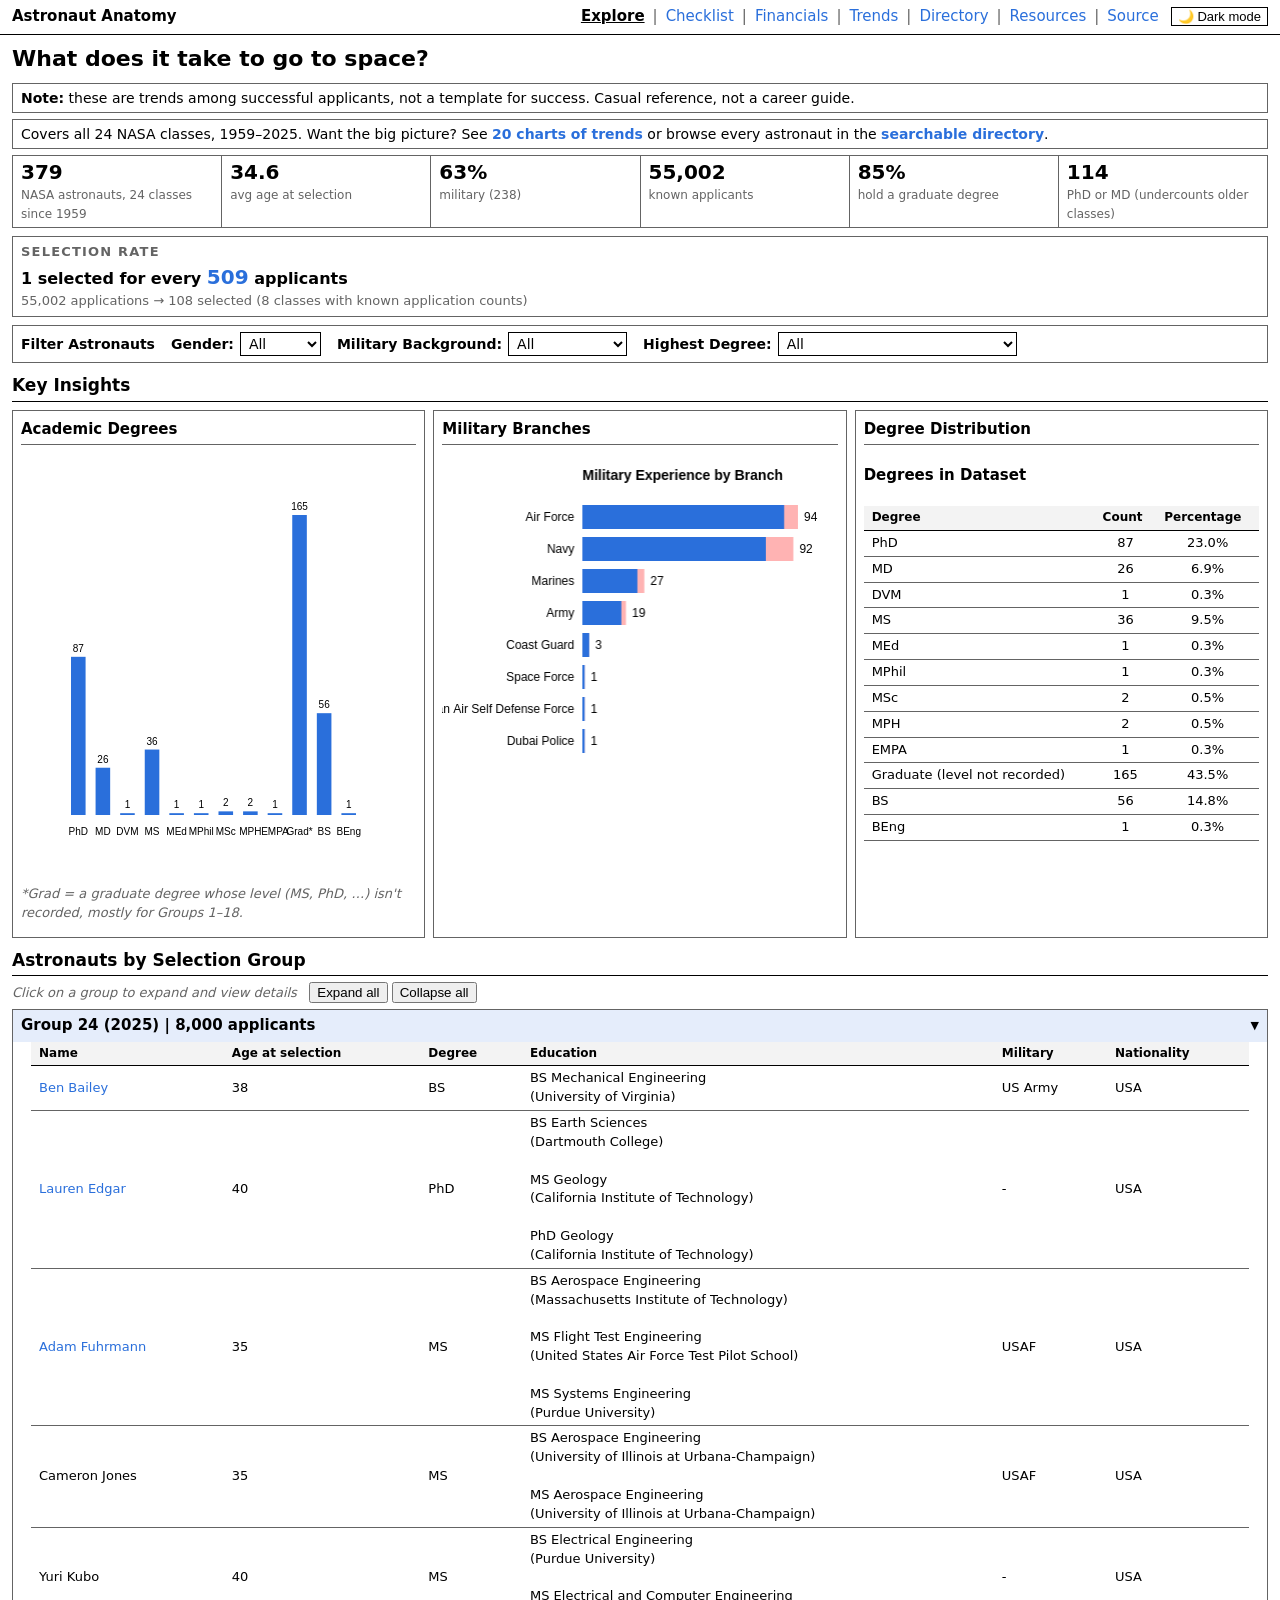
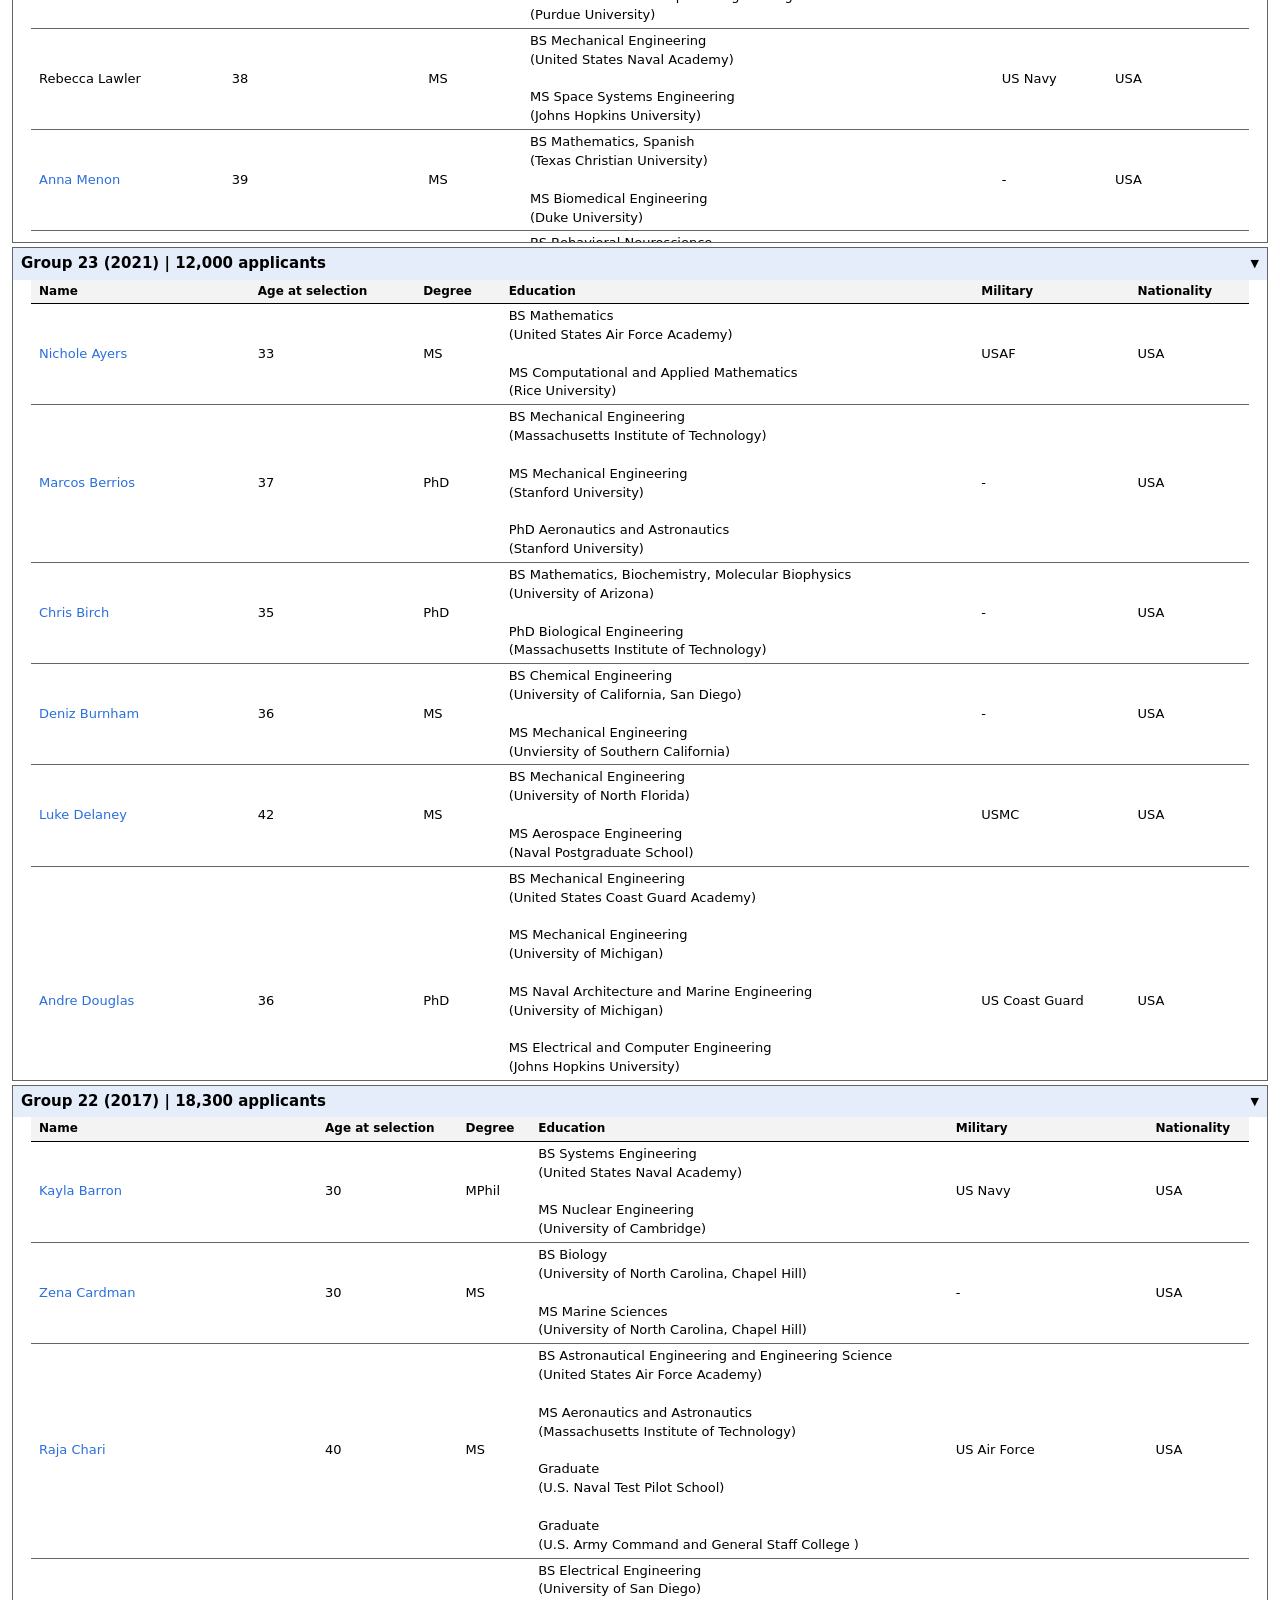
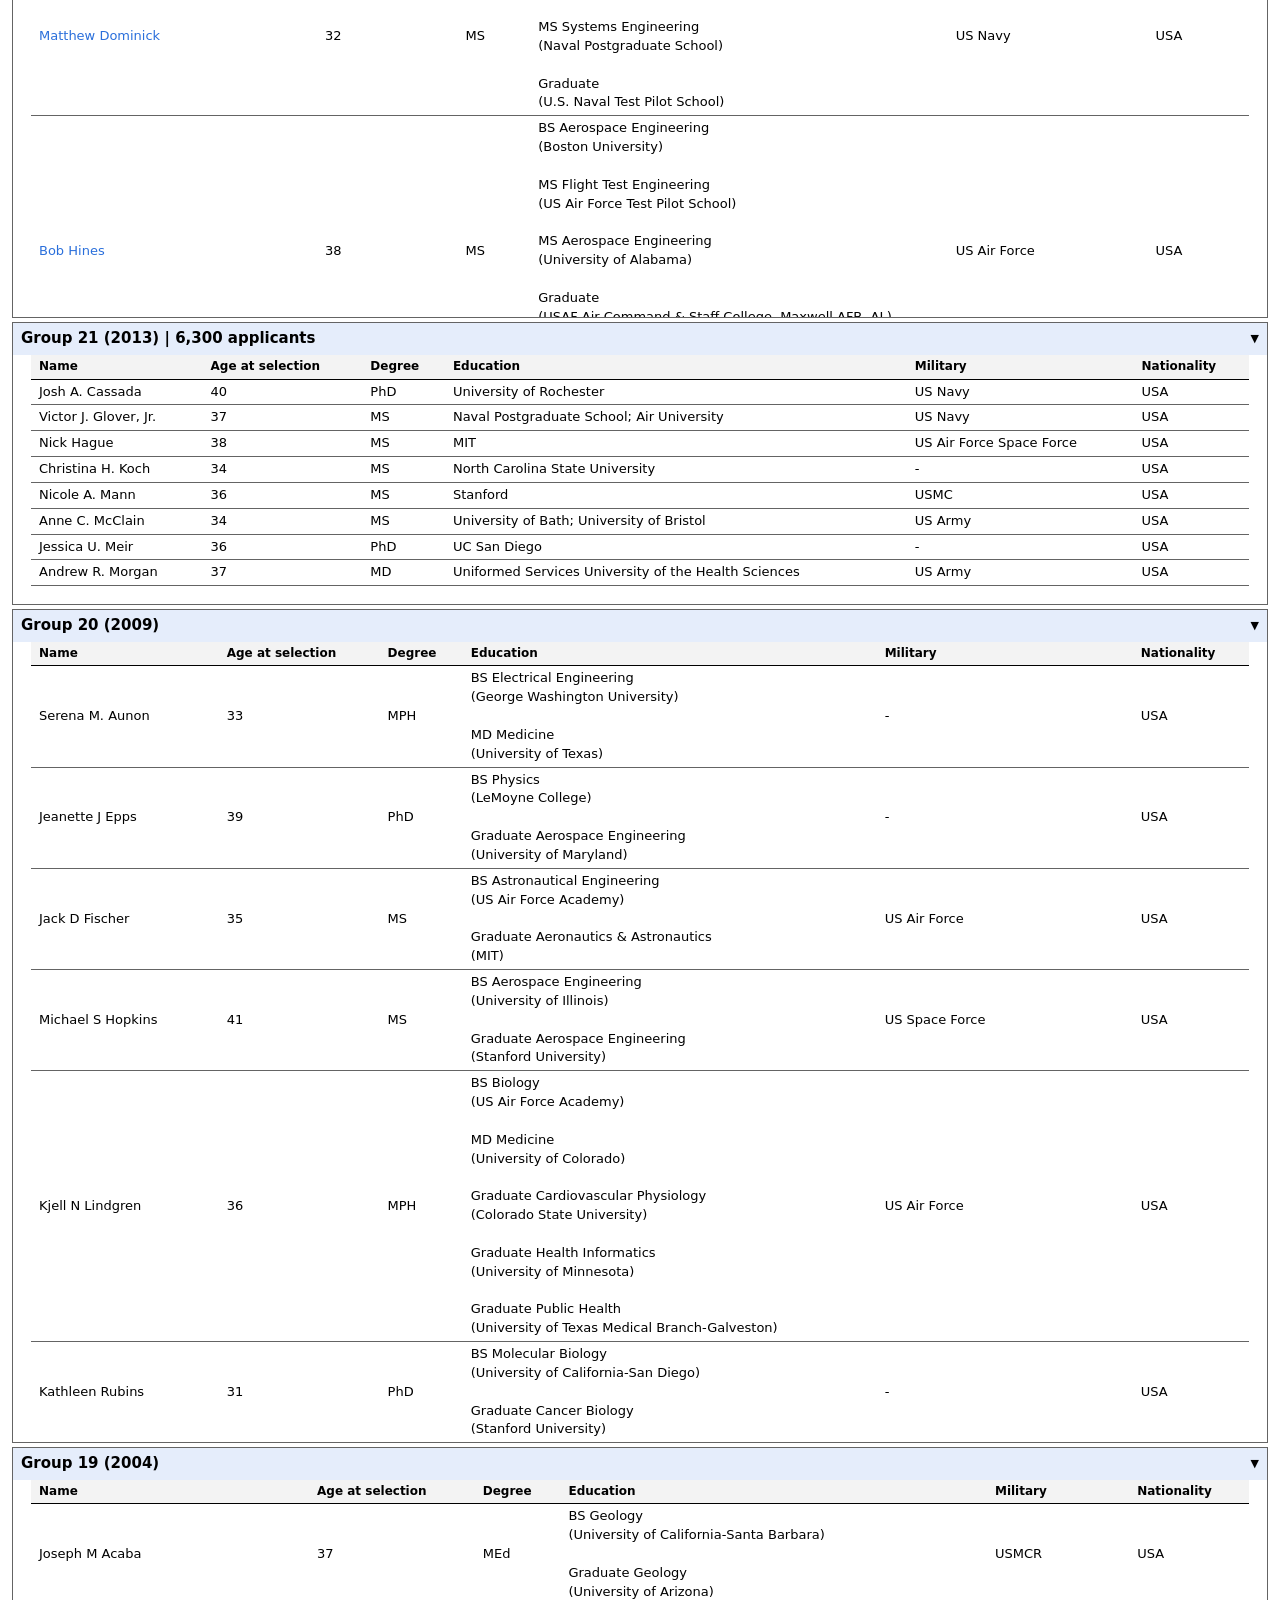
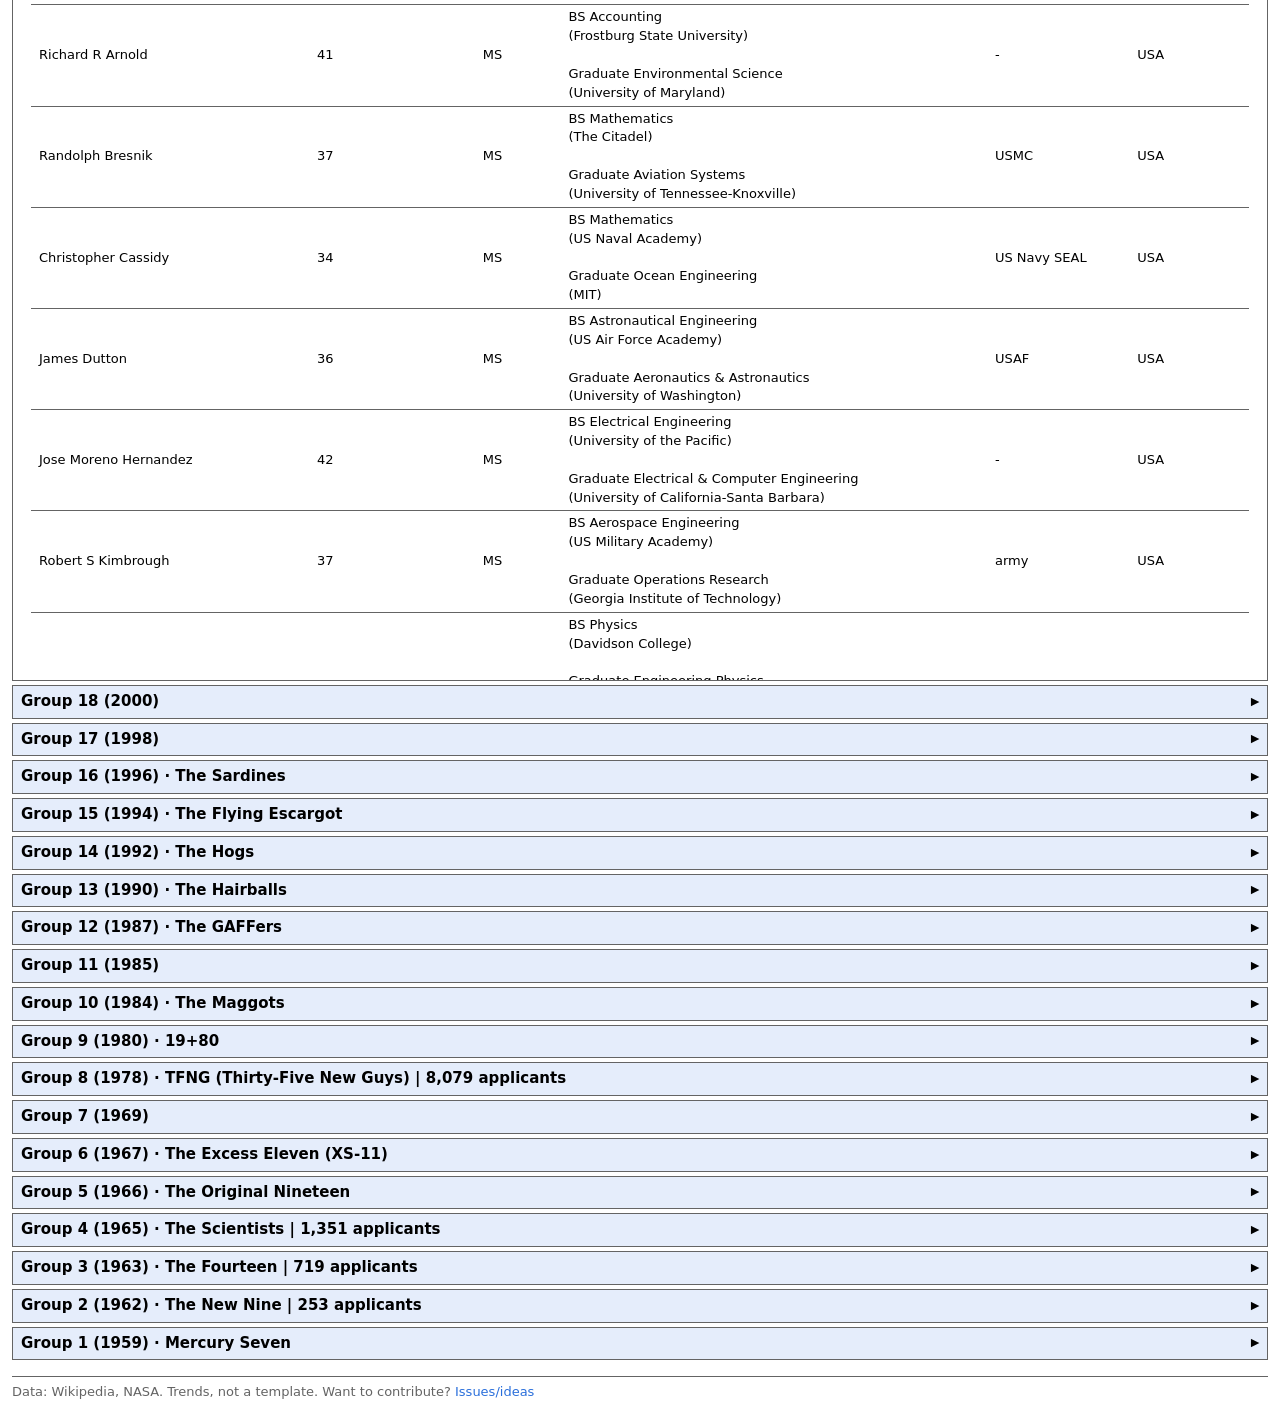
<file: index.html>
<!DOCTYPE html>
<html lang="en">
<head>
  <meta charset="UTF-8">
  <meta name="viewport" content="width=device-width, initial-scale=1.0">
  <title>Astronaut Anatomy</title>
  <link rel="stylesheet" href="stylesheet.css">
</head>

<body>
  <button id="dark-mode-toggle">🌙 Dark mode</button>
  <div id="navbar">
    <h1>
      Astronaut Anatomy | 
      <a href="checklist.html">📋 checklist</a> | 
      <a href="financials.html">🏷️ financials</a> |
      <a href="trends.html">📈 trends</a> |
      <a href="directory.html">🗂️ directory</a> |
      <a href="resources.html">📚 resources</a> | 
      <a href="https://github.com/mrvivacious/astronaut-anatomy" target="_blank">🪐 source code</a>
    </h1>
  </div>

  <h1>What does it take to go to space?</h1>
  <p class="note"><strong>Note:</strong> these are trends among successful applicants, not a template for success. Casual reference, not a career guide.</p>
  <p class="note">Covers all 24 NASA classes, 1959&ndash;2025. Want the big picture? See <a href="trends.html"><strong>20 charts of trends</strong></a> or browse every astronaut in the <a href="directory.html"><strong>searchable directory</strong></a>.</p>

  <section id="key_metrics" aria-label="Dataset summary">
    <div class="stat-grid" id="stat_grid"></div>
  </section>

  <div id="selectivity_stat" class="stat-card"></div>

  <div id="filters">
    <h2>Filter Astronauts</h2>
    <div class="filter-group">
      <label for="gender_filter">
        <strong>Gender:</strong>
        <select id="gender_filter">
          <option value="all">All</option>
          <option value="male">Male</option>
          <option value="female">Female</option>
        </select>
      </label>
      
      <label for="military_filter">
        <strong>Military Background:</strong>
        <select id="military_filter">
          <option value="all">All</option>
          <option value="military">Military Only</option>
          <option value="civilian">Civilian Only</option>
        </select>
      </label>
      
      <label for="degree_filter">
        <strong>Highest Degree:</strong>
        <select id="degree_filter">
          <option value="all">All</option>
          <option value="PhD">PhD</option>
          <option value="MD">MD</option>
          <option value="DVM">DVM</option>
          <option value="JD">JD</option>
          <option value="MS">MS</option>
          <option value="MEd">MEd</option>
          <option value="MPhil">MPhil</option>
          <option value="MSc">MSc</option>
          <option value="MPH">MPH</option>
          <option value="EMPA">EMPA</option>
          <option value="Graduate">Graduate (level not recorded)</option>
          <option value="BS">BS</option>
          <option value="BEng">BEng</option>
        </select>
      </label>
    </div>
  </div>

  <div id="visualizations" class="section">
    <h2>Key Insights</h2>
    
    <div id="degreeChartSection" class="chart-section">
      <h3>Academic Degrees</h3>
      <canvas id="degreeChart"></canvas>
      <p class="instructions">*Grad = a graduate degree whose level (MS, PhD, …) isn't recorded, mostly for Groups 1&ndash;18.</p>
    </div>

    <div id="militaryBranchSection" class="chart-section">
      <h3>Military Branches</h3>
      <div id="militaryBranchViewer"></div>
    </div>

    <div id="degreeExplorerSection" class="chart-section">
      <h3>Degree Distribution</h3>
      <div id="degreeExplorer"></div>
    </div>
  </div>

  <div id="astronautsSection" class="section">
    <h2>Astronauts by Selection Group</h2>
    <p class="instructions">Click on a group to expand and view details &nbsp; <button id="expand_all" type="button">Expand all</button> <button id="collapse_all" type="button">Collapse all</button></p>
    <div id="groups_info"></div>
  </div>

  <script type="module" defer src="data.js"></script>
  <script type="module" defer src="app.js"></script>
  <script src="shared.js"></script>
  <script defer src="darkMode.js"></script>
</body>
</html>
</file>
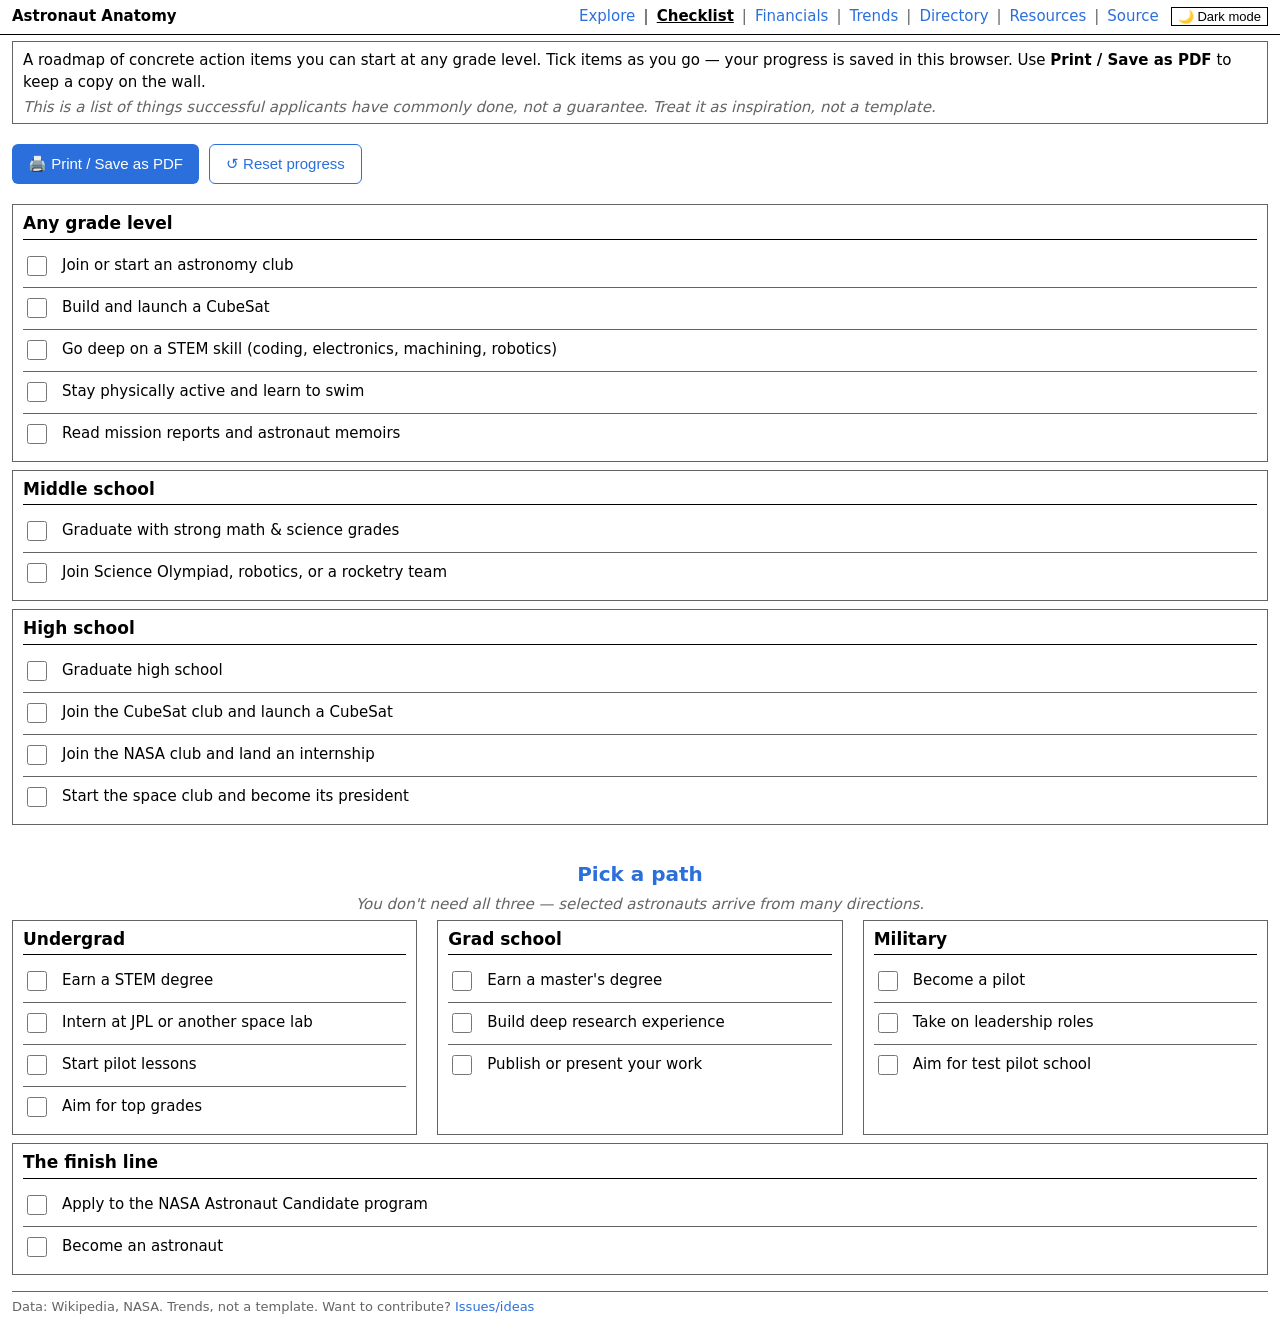
<file: checklist.html>
<!DOCTYPE html>
<html lang="en">
<head>
  <meta charset="UTF-8">
  <meta name="viewport" content="width=device-width, initial-scale=1.0">
  <title>Astronaut Anatomy | Checklist</title>
  <link rel="stylesheet" href="stylesheet.css">
  <style>
    .checklist-intro {
      background-color: rgba(42, 111, 219, 0.08);
      border-left: 4px solid var(--bar-color);
      border-radius: 4px;
      padding: 20px;
      margin: 20px 0;
    }

    .toolbar {
      display: flex;
      flex-wrap: wrap;
      gap: 10px;
      margin: 20px 0;
    }

    .toolbar button {
      background-color: var(--bar-color);
      color: #fff;
      border: none;
      border-radius: 6px;
      padding: 10px 16px;
      font-size: 15px;
      cursor: pointer;
      transition: opacity 0.2s;
    }

    .toolbar button:hover { opacity: 0.85; }

    .toolbar button.secondary {
      background-color: transparent;
      color: var(--bar-color);
      border: 1px solid var(--bar-color);
    }

    .checklist-card {
      border: 1px solid var(--border-row);
      border-radius: 6px;
      padding: 20px 24px;
      margin: 20px 0;
      background-color: var(--bg);
    }

    .checklist-card h2 {
      margin-top: 0;
    }

    ul.checklist {
      list-style: none;
      margin: 0;
      padding: 0;
    }

    ul.checklist li {
      display: flex;
      align-items: flex-start;
      gap: 12px;
      padding: 8px 0;
      border-bottom: 1px solid var(--border-row);
    }

    ul.checklist li:last-child { border-bottom: none; }

    ul.checklist input[type="checkbox"] {
      width: 20px;
      height: 20px;
      margin-top: 2px;
      flex-shrink: 0;
      accent-color: var(--bar-color);
      cursor: pointer;
    }

    ul.checklist label {
      cursor: pointer;
      line-height: 1.5;
    }

    ul.checklist input[type="checkbox"]:checked + label {
      color: var(--fg-muted);
      text-decoration: line-through;
    }

    .pick-one-banner {
      text-align: center;
      font-weight: bold;
      color: var(--bar-color);
      margin: 35px 0 5px 0;
      font-size: 20px;
    }

    .pick-one-banner + p {
      text-align: center;
      color: var(--fg-muted);
      font-style: italic;
      margin-top: 0;
    }

    .paths {
      display: grid;
      grid-template-columns: repeat(auto-fit, minmax(260px, 1fr));
      gap: 20px;
    }

    .paths .checklist-card { margin: 0; }

    @media print {
      #dark-mode-toggle,
      .toolbar,
      .site-nav { display: none !important; }

      body {
        padding: 0;
        font-size: 12pt;
        color: #000;
        background: #fff;
        max-width: 100%;
      }

      .checklist-card,
      .checklist-intro {
        border: 1px solid #999;
        break-inside: avoid;
        page-break-inside: avoid;
      }

      ul.checklist input[type="checkbox"] {
        -webkit-print-color-adjust: exact;
        print-color-adjust: exact;
      }

      a { color: #000; text-decoration: none; }
    }
  </style>
</head>

<body>
  <button id="dark-mode-toggle">🌙 Dark mode</button>

  <div id="navbar">
    <h1>
      <a href="index.html">Astronaut Anatomy</a> | 
      📋 checklist | 
      <a href="financials.html">🏷️ financials</a> |
      <a href="resources.html">📚 resources</a> | 
      <a href="https://github.com/mrvivacious/astronaut-anatomy" target="_blank">🪐 source code</a>
    </h1>
  </div>
  <hr>

  <div class="checklist-intro">
    <p>A roadmap of concrete action items you can start at any grade level. Tick items as you go &mdash;
      your progress is saved in this browser. Use <strong>Print / Save as PDF</strong> to keep a copy on the wall.</p>
    <p style="color: var(--fg-muted); font-style: italic; margin-bottom: 0;">
      This is a list of things successful applicants have commonly done, not a guarantee. Treat it as inspiration, not a template.</p>
  </div>

  <div class="toolbar">
    <button id="print-btn">🖨️ Print / Save as PDF</button>
    <button id="reset-btn" class="secondary">↺ Reset progress</button>
  </div>

  <div class="checklist-card">
    <h2>Any grade level</h2>
    <ul class="checklist">
      <li><input type="checkbox" id="any-1"><label for="any-1">Join or start an astronomy club</label></li>
      <li><input type="checkbox" id="any-2"><label for="any-2">Build and launch a CubeSat</label></li>
      <li><input type="checkbox" id="any-3"><label for="any-3">Go deep on a STEM skill (coding, electronics, machining, robotics)</label></li>
      <li><input type="checkbox" id="any-4"><label for="any-4">Stay physically active and learn to swim</label></li>
      <li><input type="checkbox" id="any-5"><label for="any-5">Read mission reports and astronaut memoirs</label></li>
    </ul>
  </div>

  <div class="checklist-card">
    <h2>Middle school</h2>
    <ul class="checklist">
      <li><input type="checkbox" id="ms-1"><label for="ms-1">Graduate with strong math &amp; science grades</label></li>
      <li><input type="checkbox" id="ms-2"><label for="ms-2">Join Science Olympiad, robotics, or a rocketry team</label></li>
    </ul>
  </div>

  <div class="checklist-card">
    <h2>High school</h2>
    <ul class="checklist">
      <li><input type="checkbox" id="hs-1"><label for="hs-1">Graduate high school</label></li>
      <li><input type="checkbox" id="hs-2"><label for="hs-2">Join the CubeSat club and launch a CubeSat</label></li>
      <li><input type="checkbox" id="hs-3"><label for="hs-3">Join the NASA club and land an internship</label></li>
      <li><input type="checkbox" id="hs-4"><label for="hs-4">Start the space club and become its president</label></li>
    </ul>
  </div>

  <p class="pick-one-banner">Pick a path</p>
  <p>You don't need all three &mdash; selected astronauts arrive from many directions.</p>

  <div class="paths">
    <div class="checklist-card">
      <h2>Undergrad</h2>
      <ul class="checklist">
        <li><input type="checkbox" id="ug-1"><label for="ug-1">Earn a STEM degree</label></li>
        <li><input type="checkbox" id="ug-2"><label for="ug-2">Intern at JPL or another space lab</label></li>
        <li><input type="checkbox" id="ug-3"><label for="ug-3">Start pilot lessons</label></li>
        <li><input type="checkbox" id="ug-4"><label for="ug-4">Aim for top grades</label></li>
      </ul>
    </div>

    <div class="checklist-card">
      <h2>Grad school</h2>
      <ul class="checklist">
        <li><input type="checkbox" id="gs-1"><label for="gs-1">Earn a master's degree</label></li>
        <li><input type="checkbox" id="gs-2"><label for="gs-2">Build deep research experience</label></li>
        <li><input type="checkbox" id="gs-3"><label for="gs-3">Publish or present your work</label></li>
      </ul>
    </div>

    <div class="checklist-card">
      <h2>Military</h2>
      <ul class="checklist">
        <li><input type="checkbox" id="mil-1"><label for="mil-1">Become a pilot</label></li>
        <li><input type="checkbox" id="mil-2"><label for="mil-2">Take on leadership roles</label></li>
        <li><input type="checkbox" id="mil-3"><label for="mil-3">Aim for test pilot school</label></li>
      </ul>
    </div>
  </div>

  <div class="checklist-card">
    <h2>The finish line</h2>
    <ul class="checklist">
      <li><input type="checkbox" id="end-1"><label for="end-1">Apply to the NASA Astronaut Candidate program</label></li>
      <li><input type="checkbox" id="end-2"><label for="end-2">Become an astronaut</label></li>
    </ul>
  </div>

  <script src="shared.js"></script>

  <script src="darkMode.js"></script>
  <script src="checklist.js"></script>
</body>
</html>
</file>
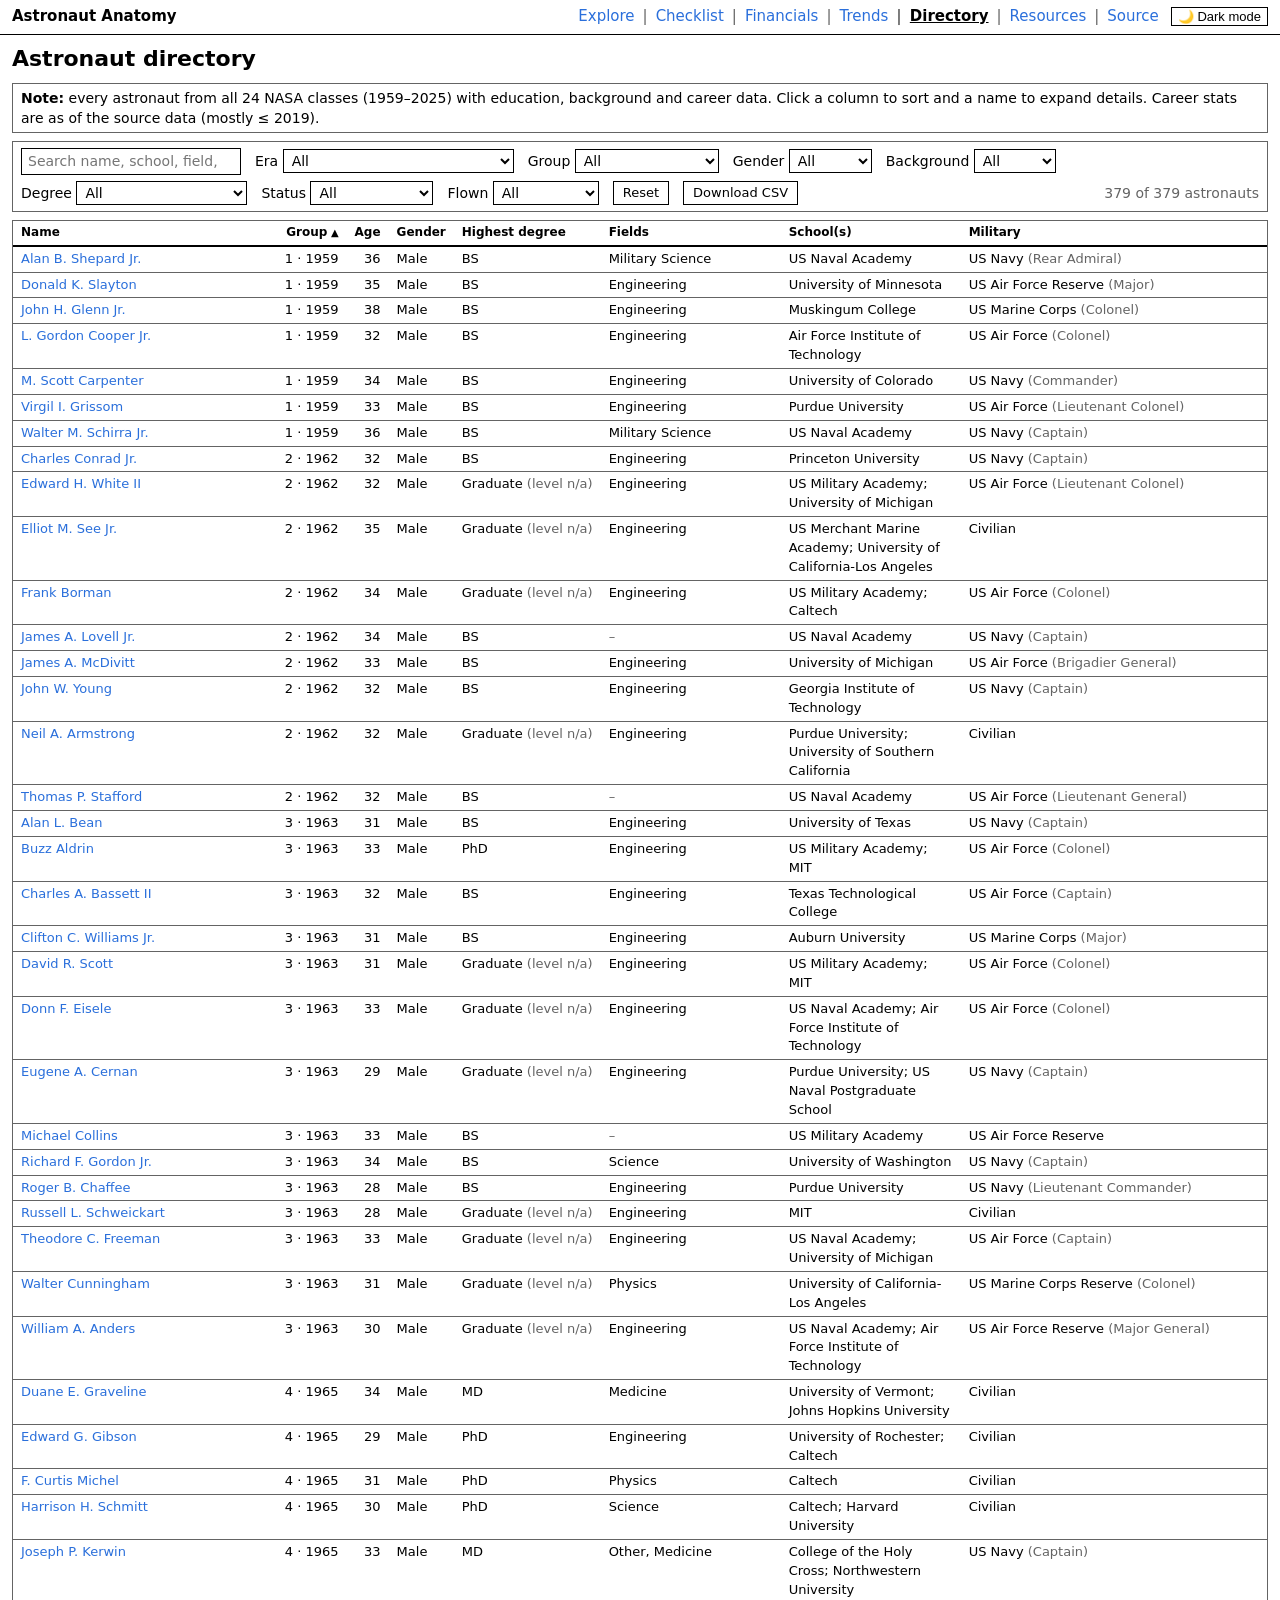
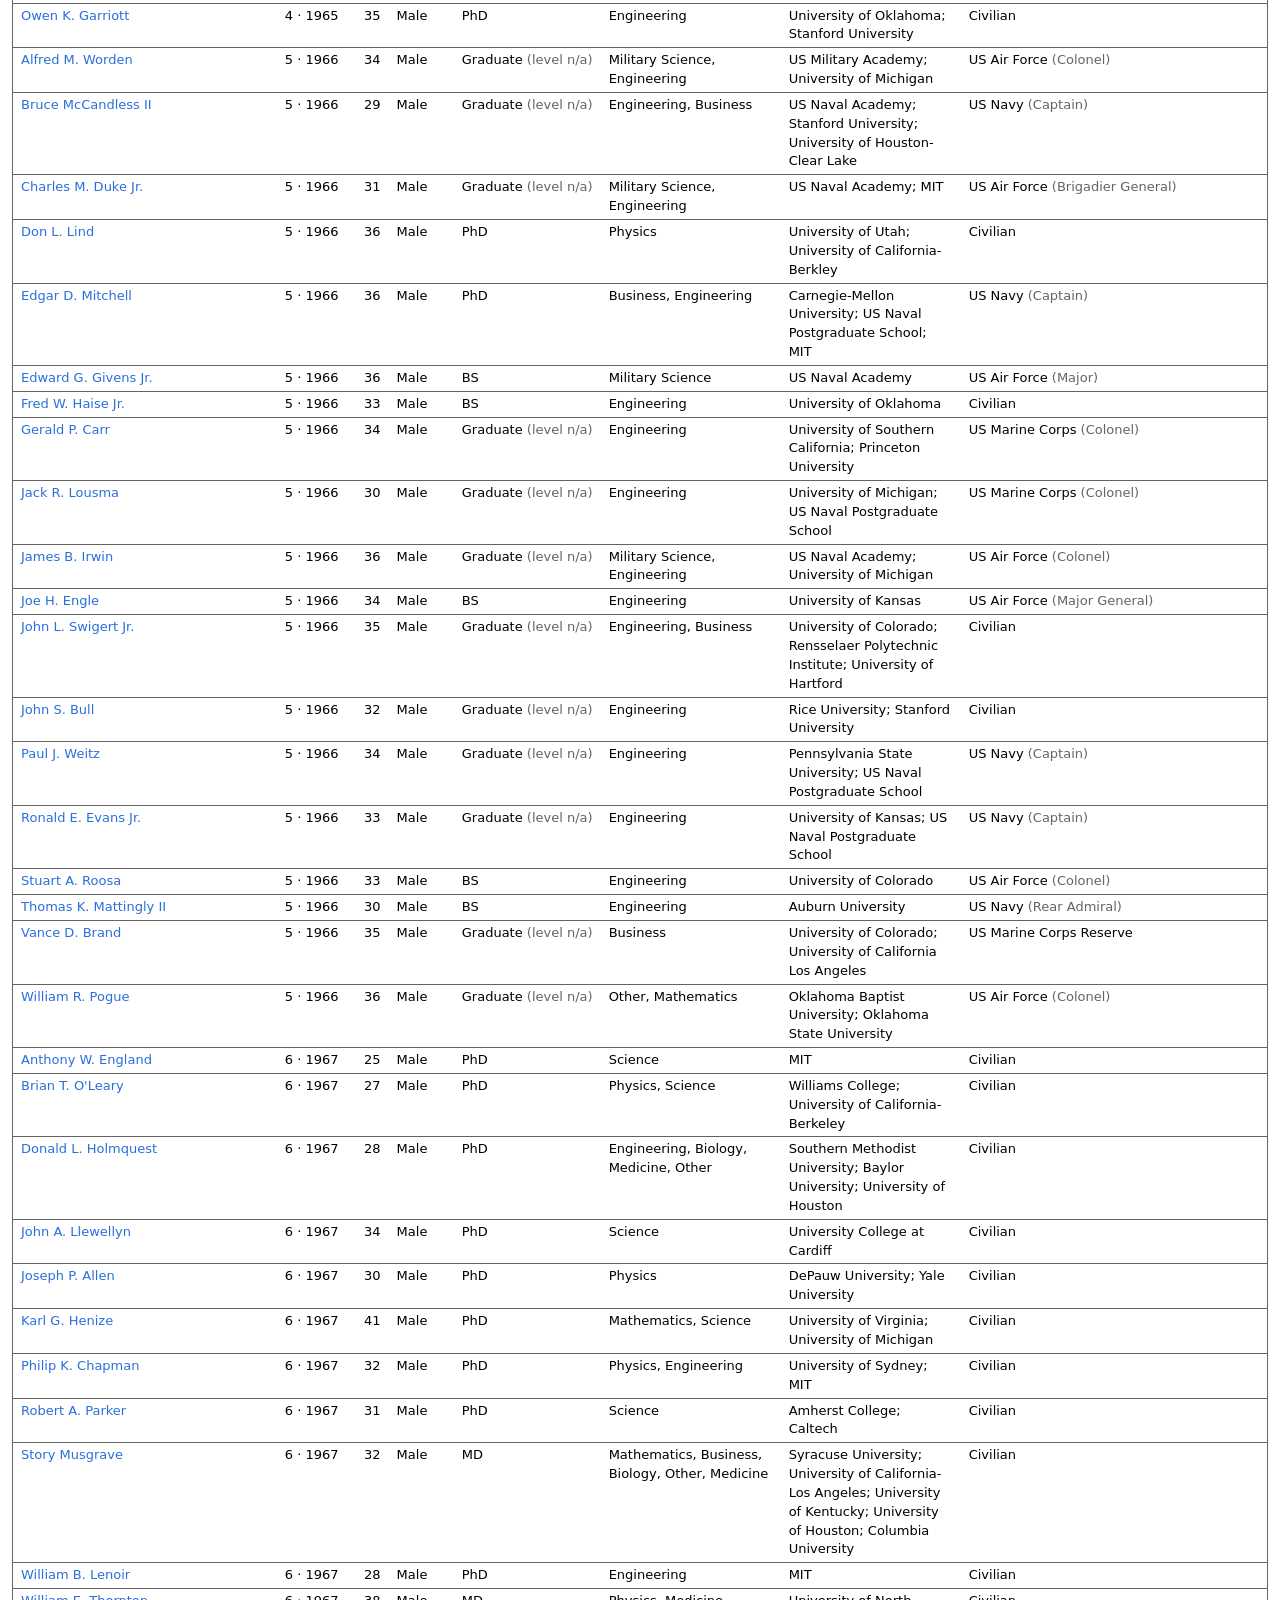
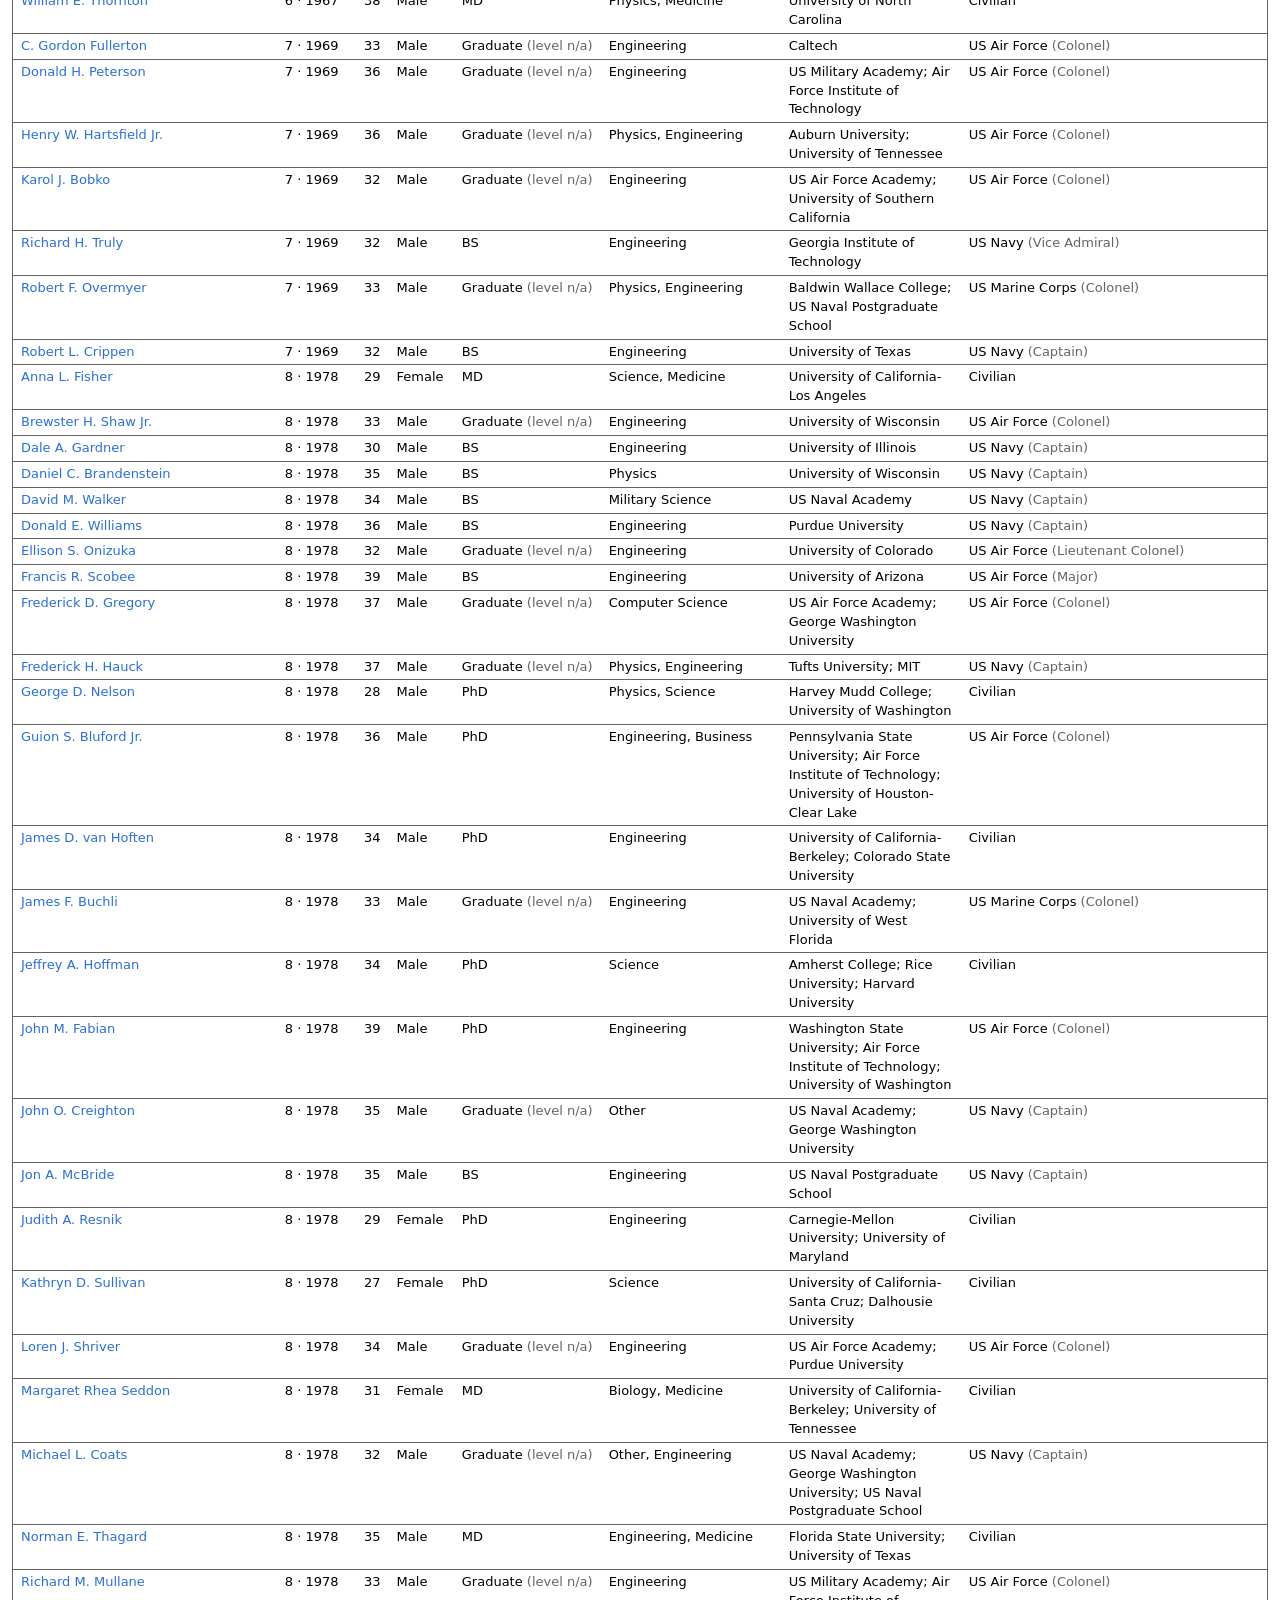
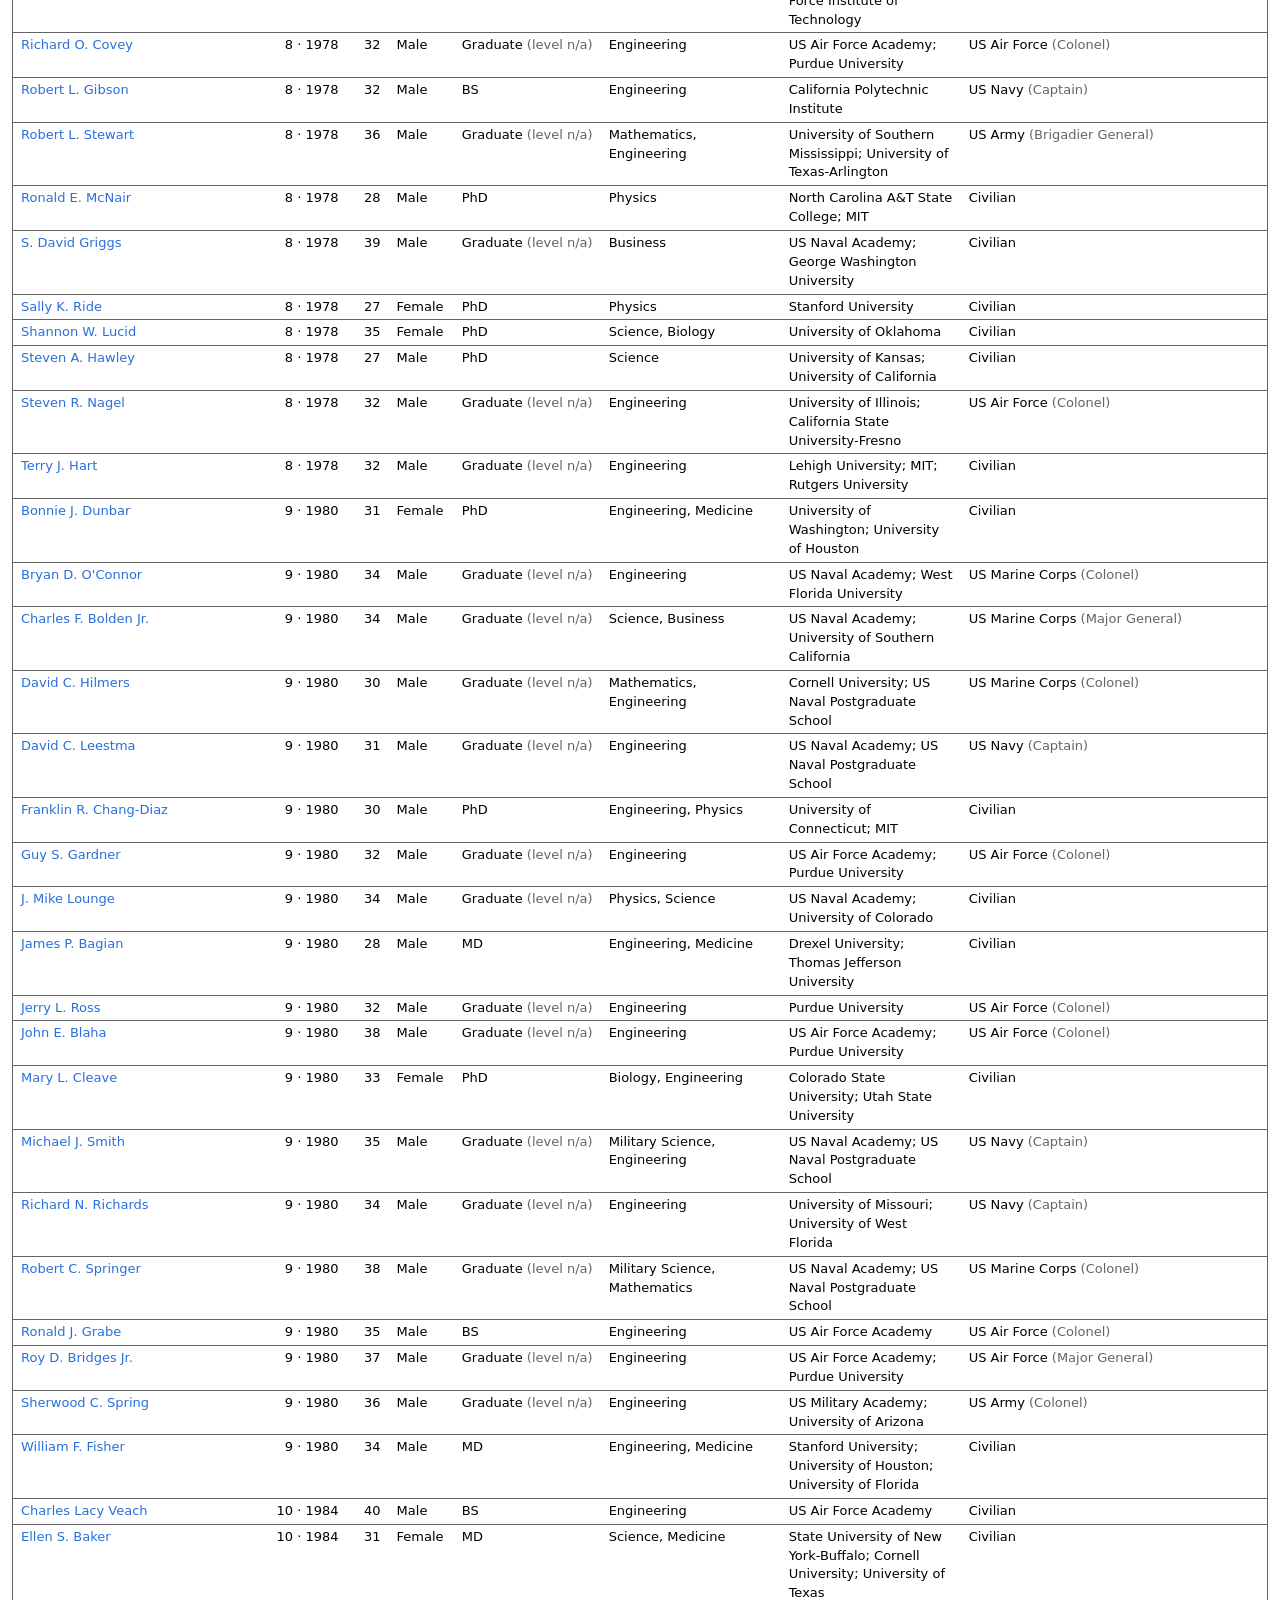
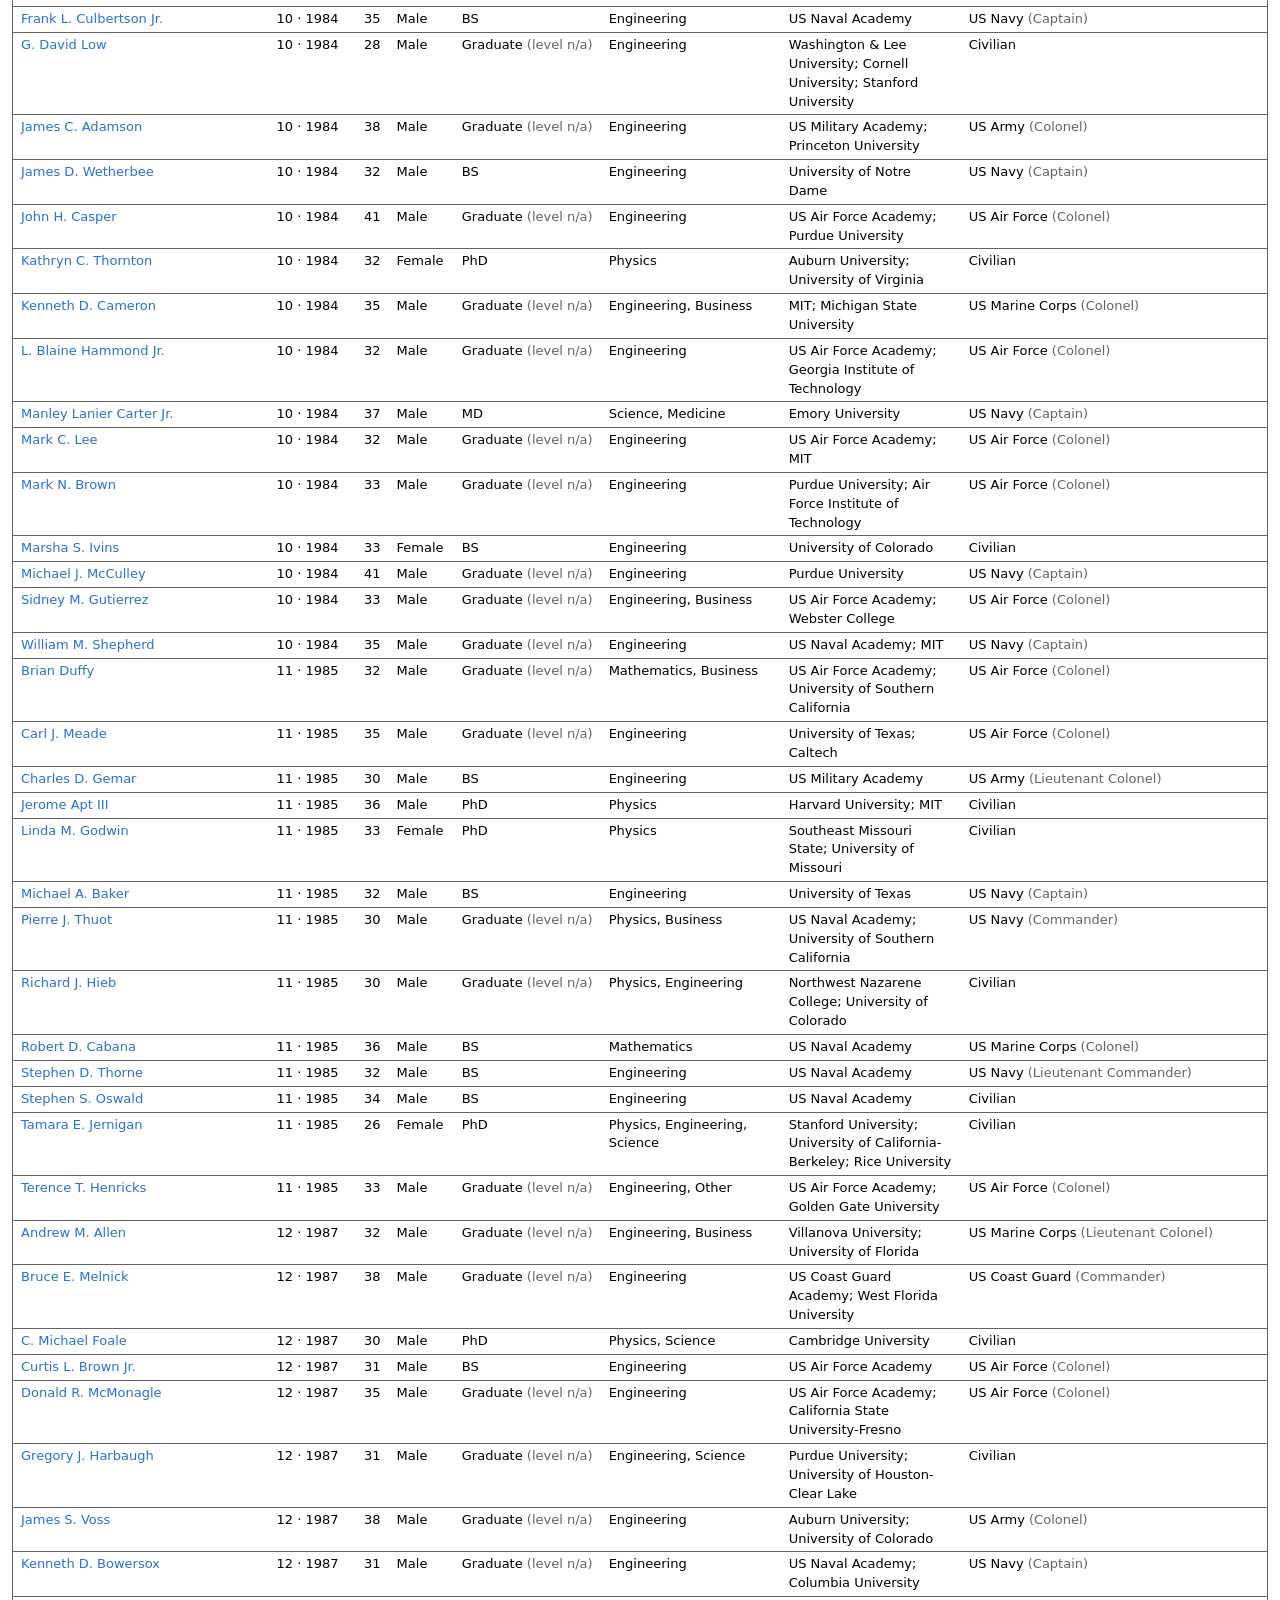
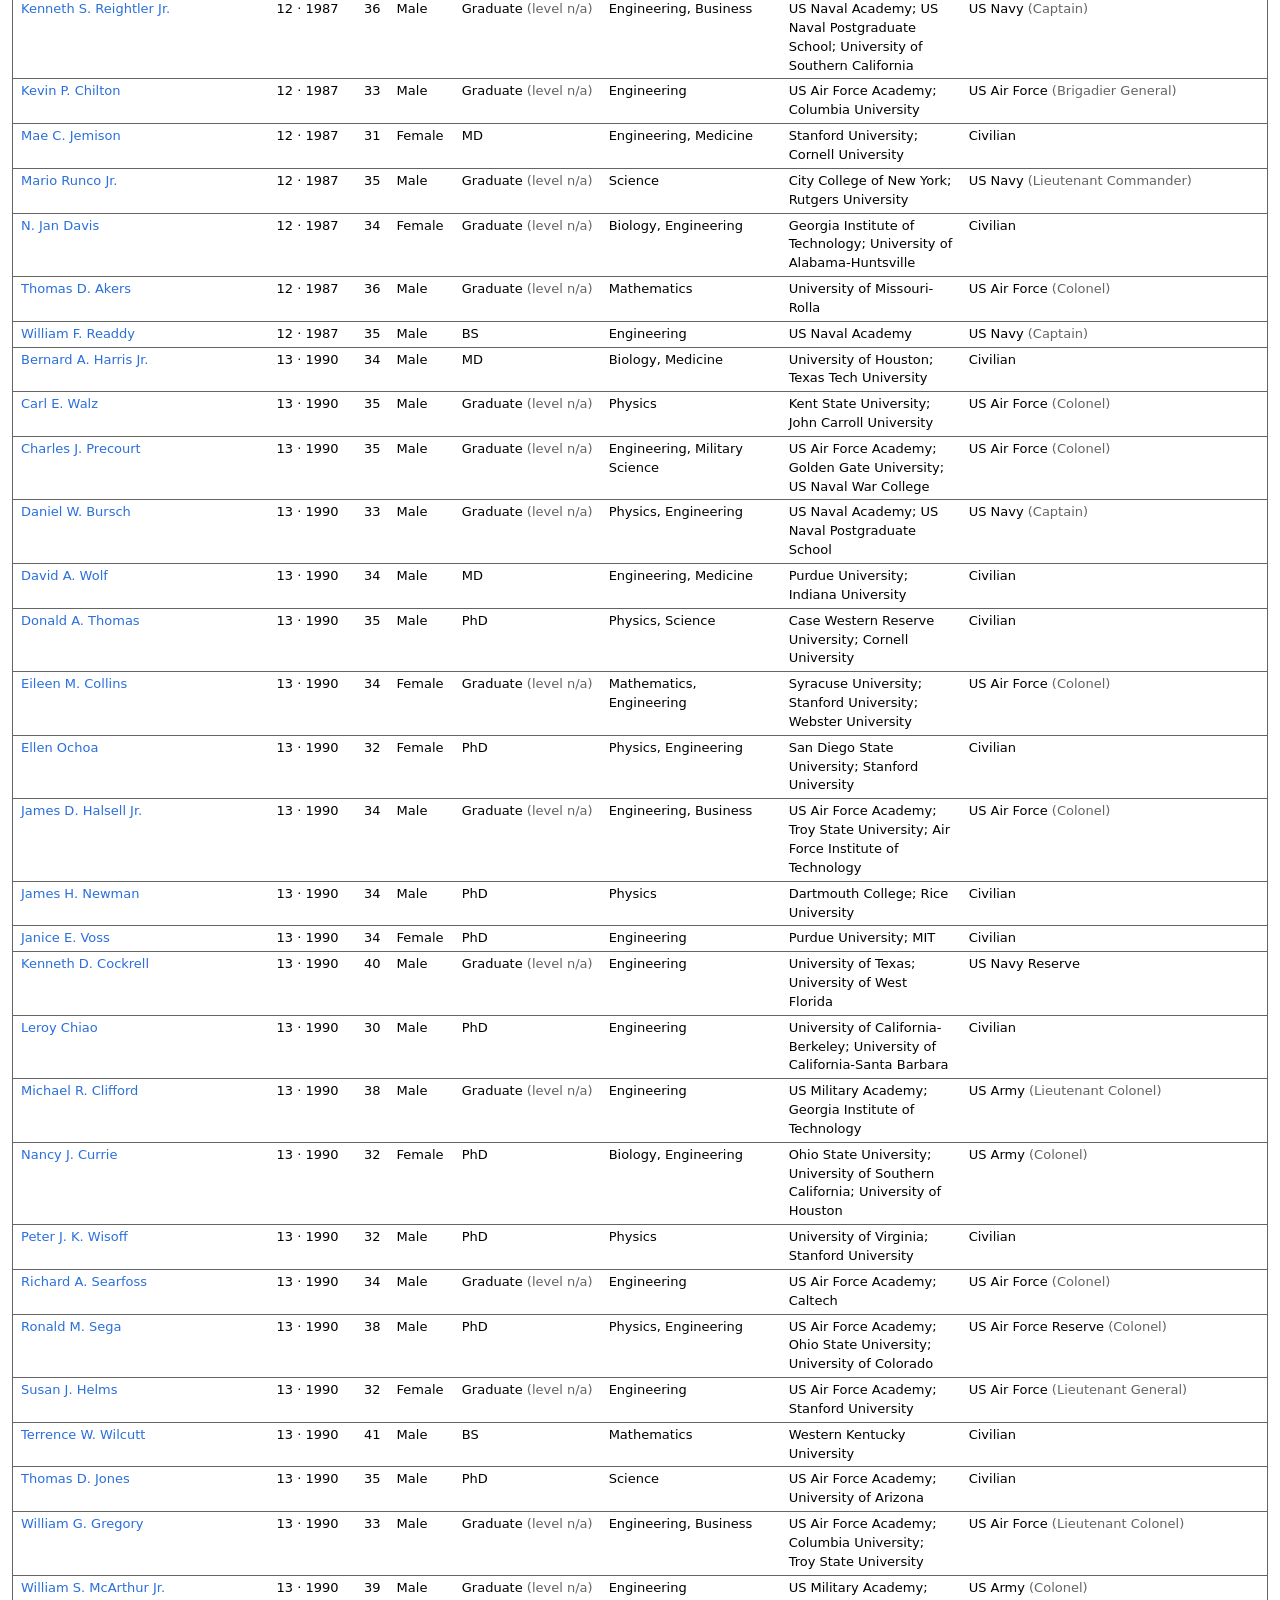
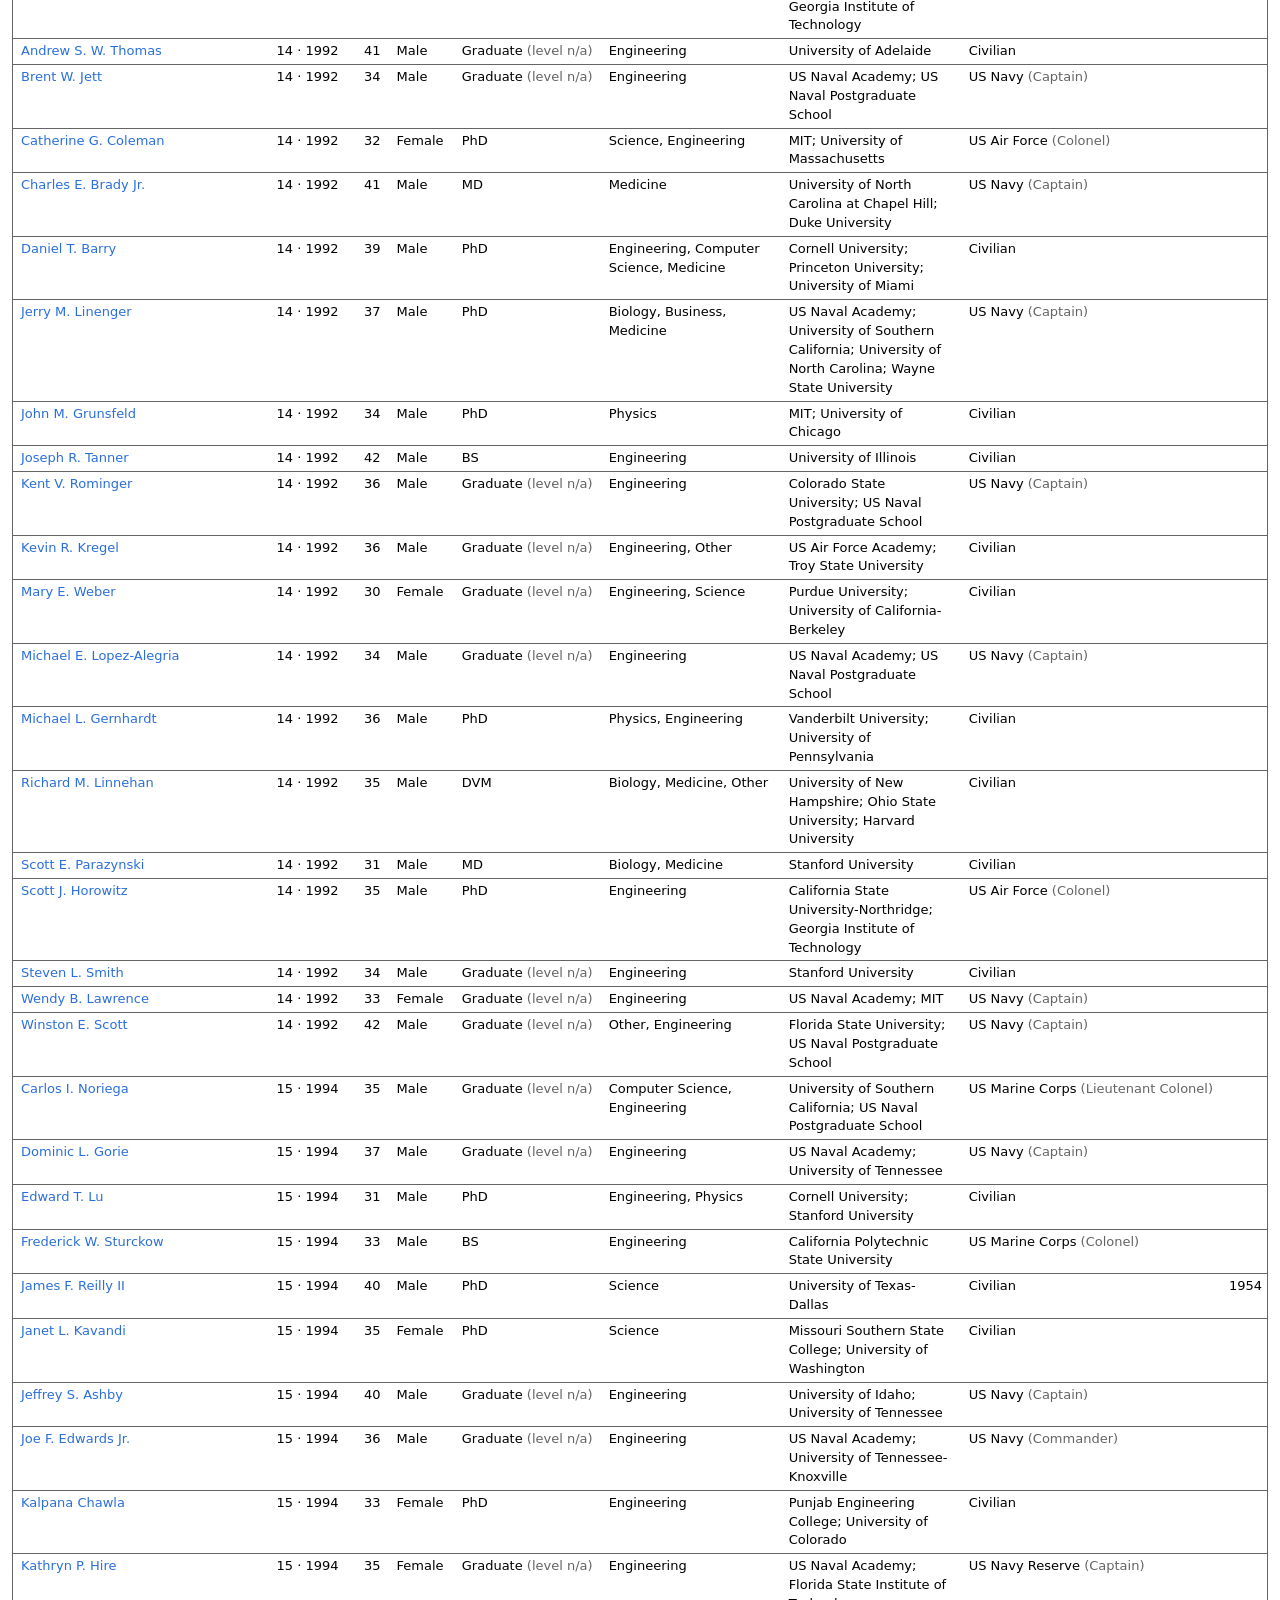
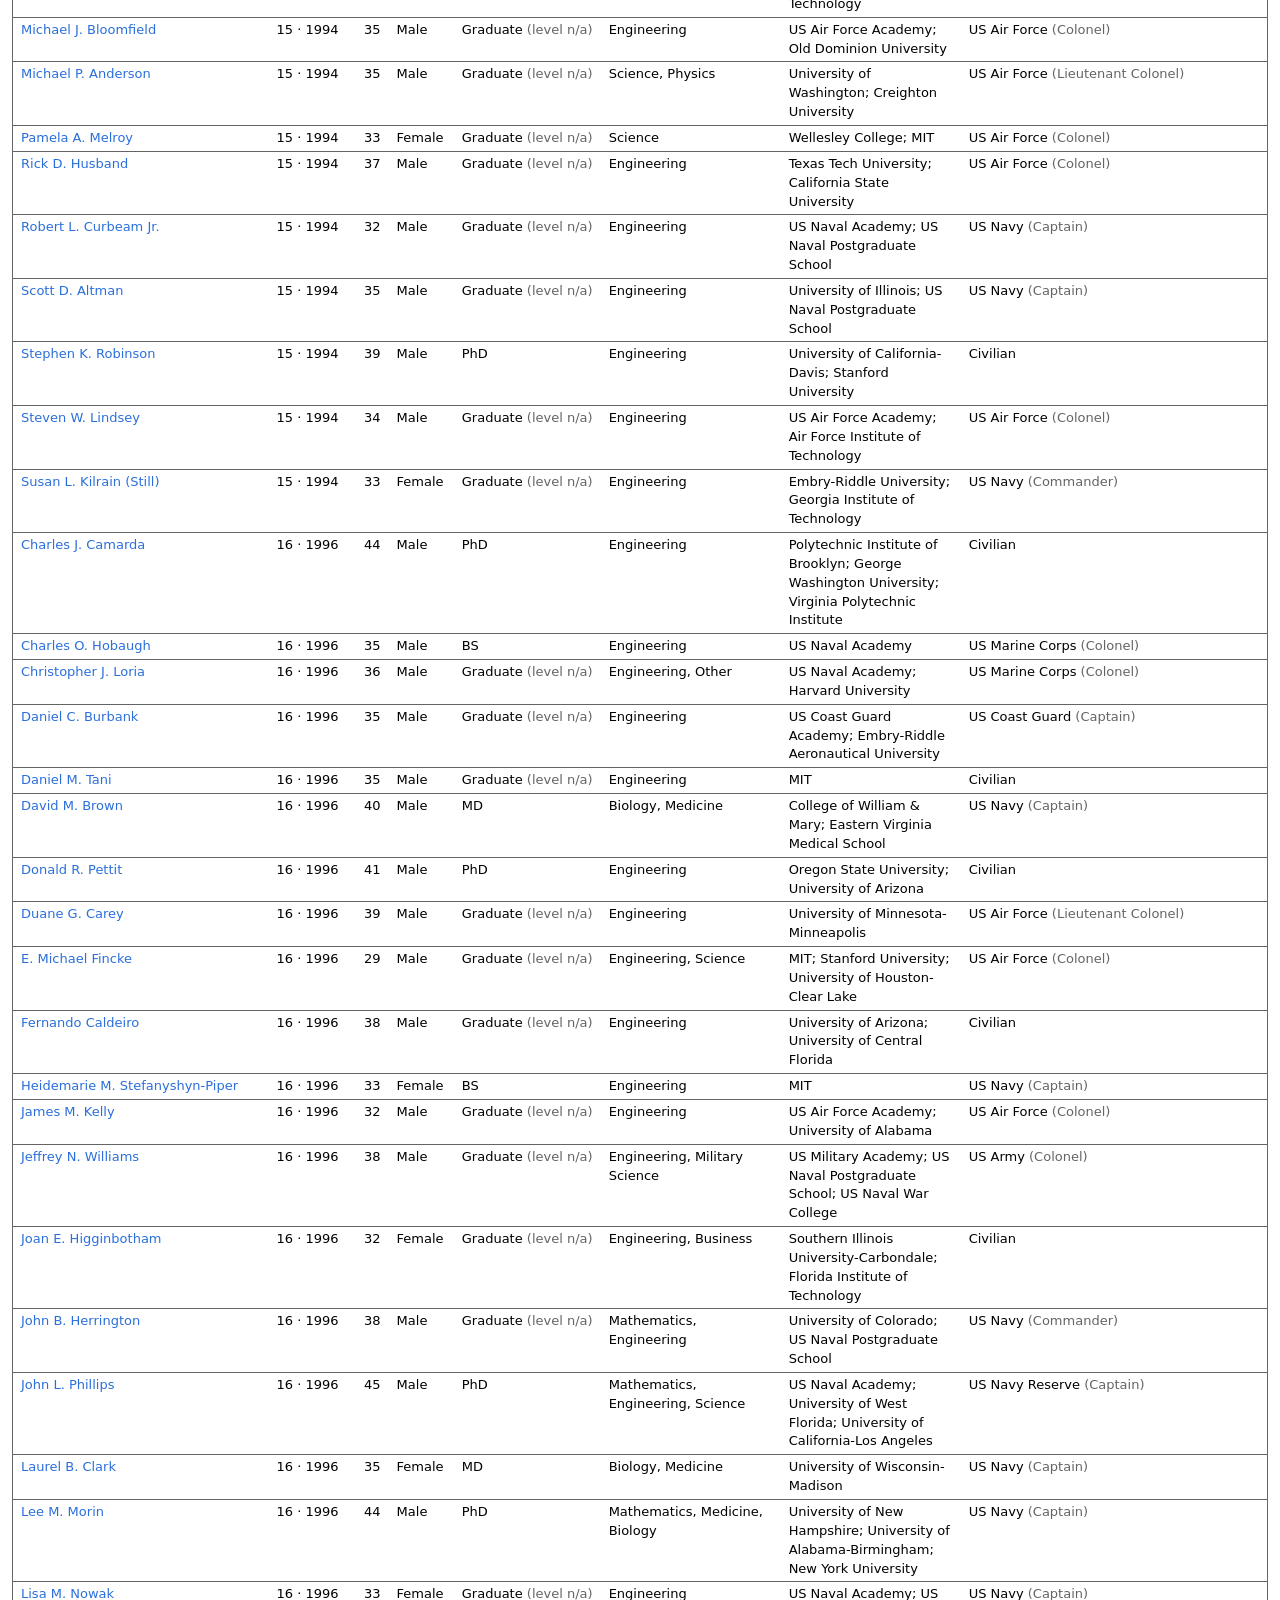
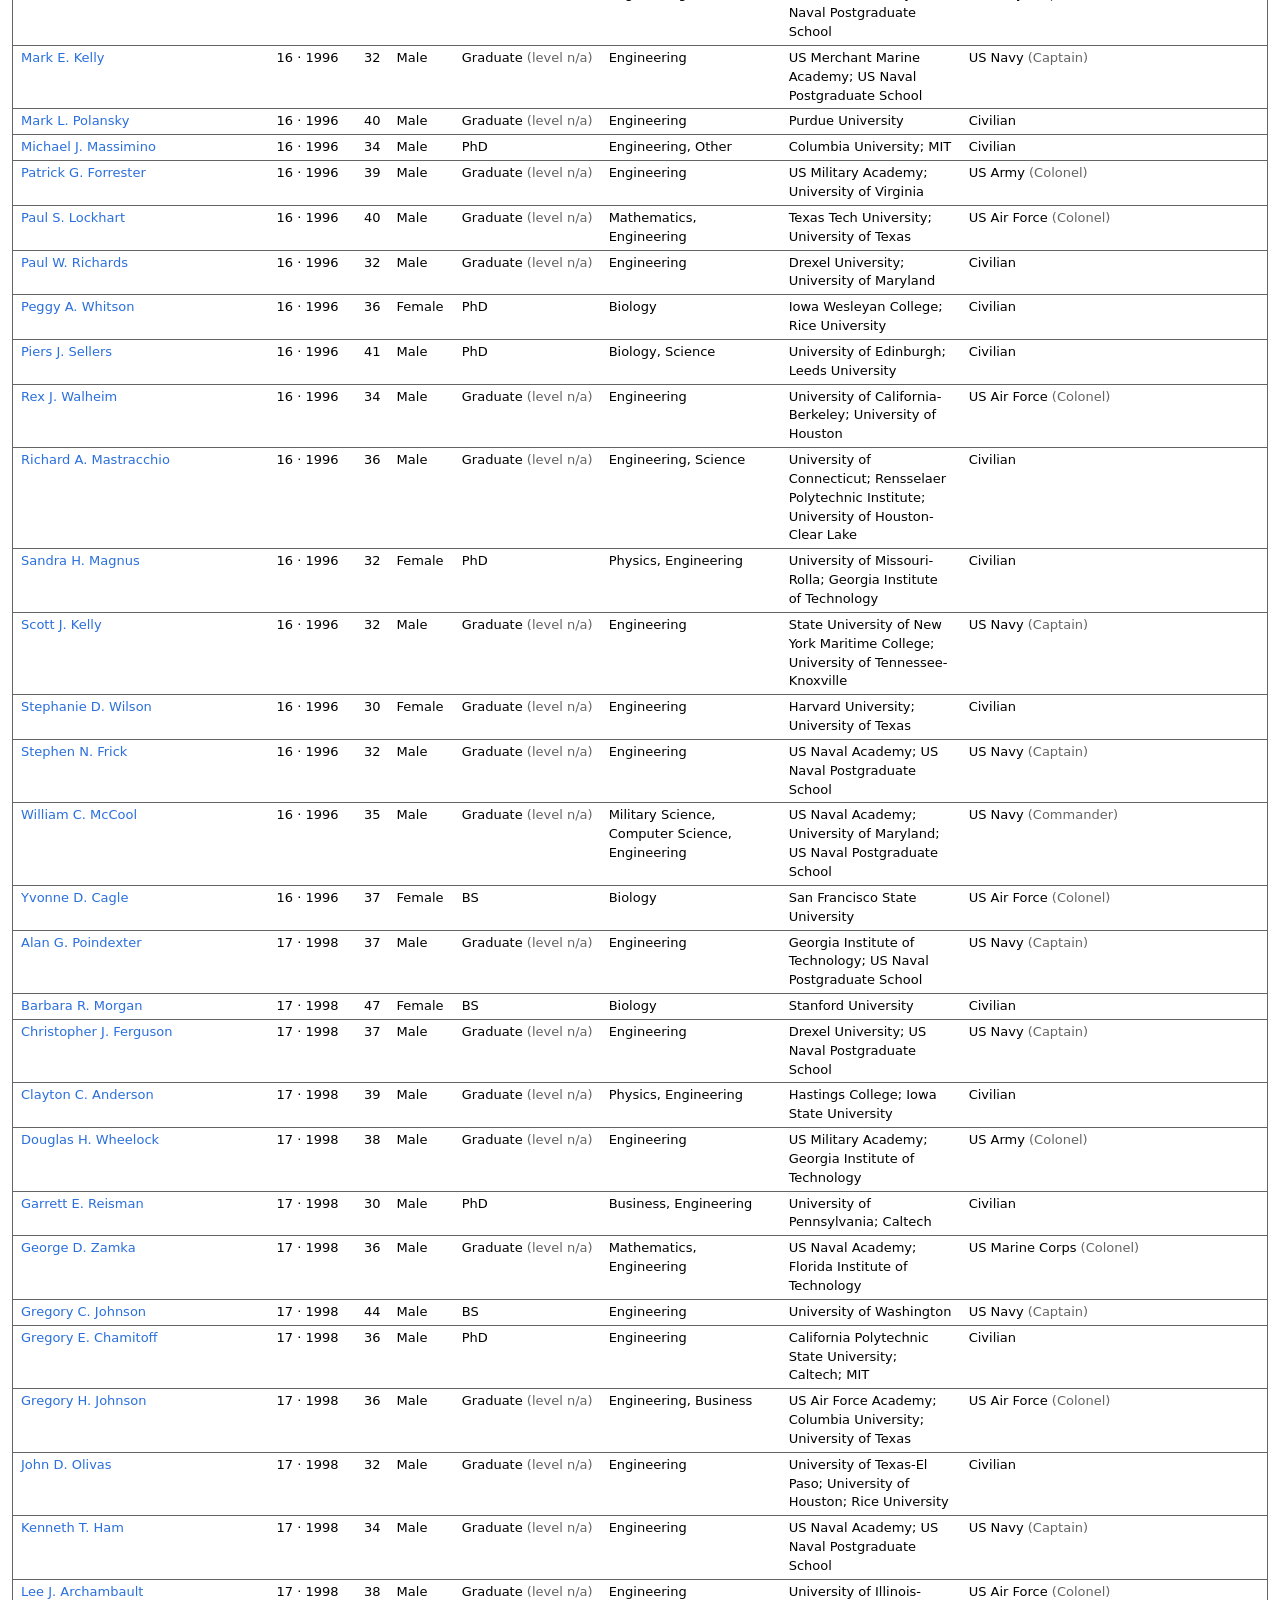
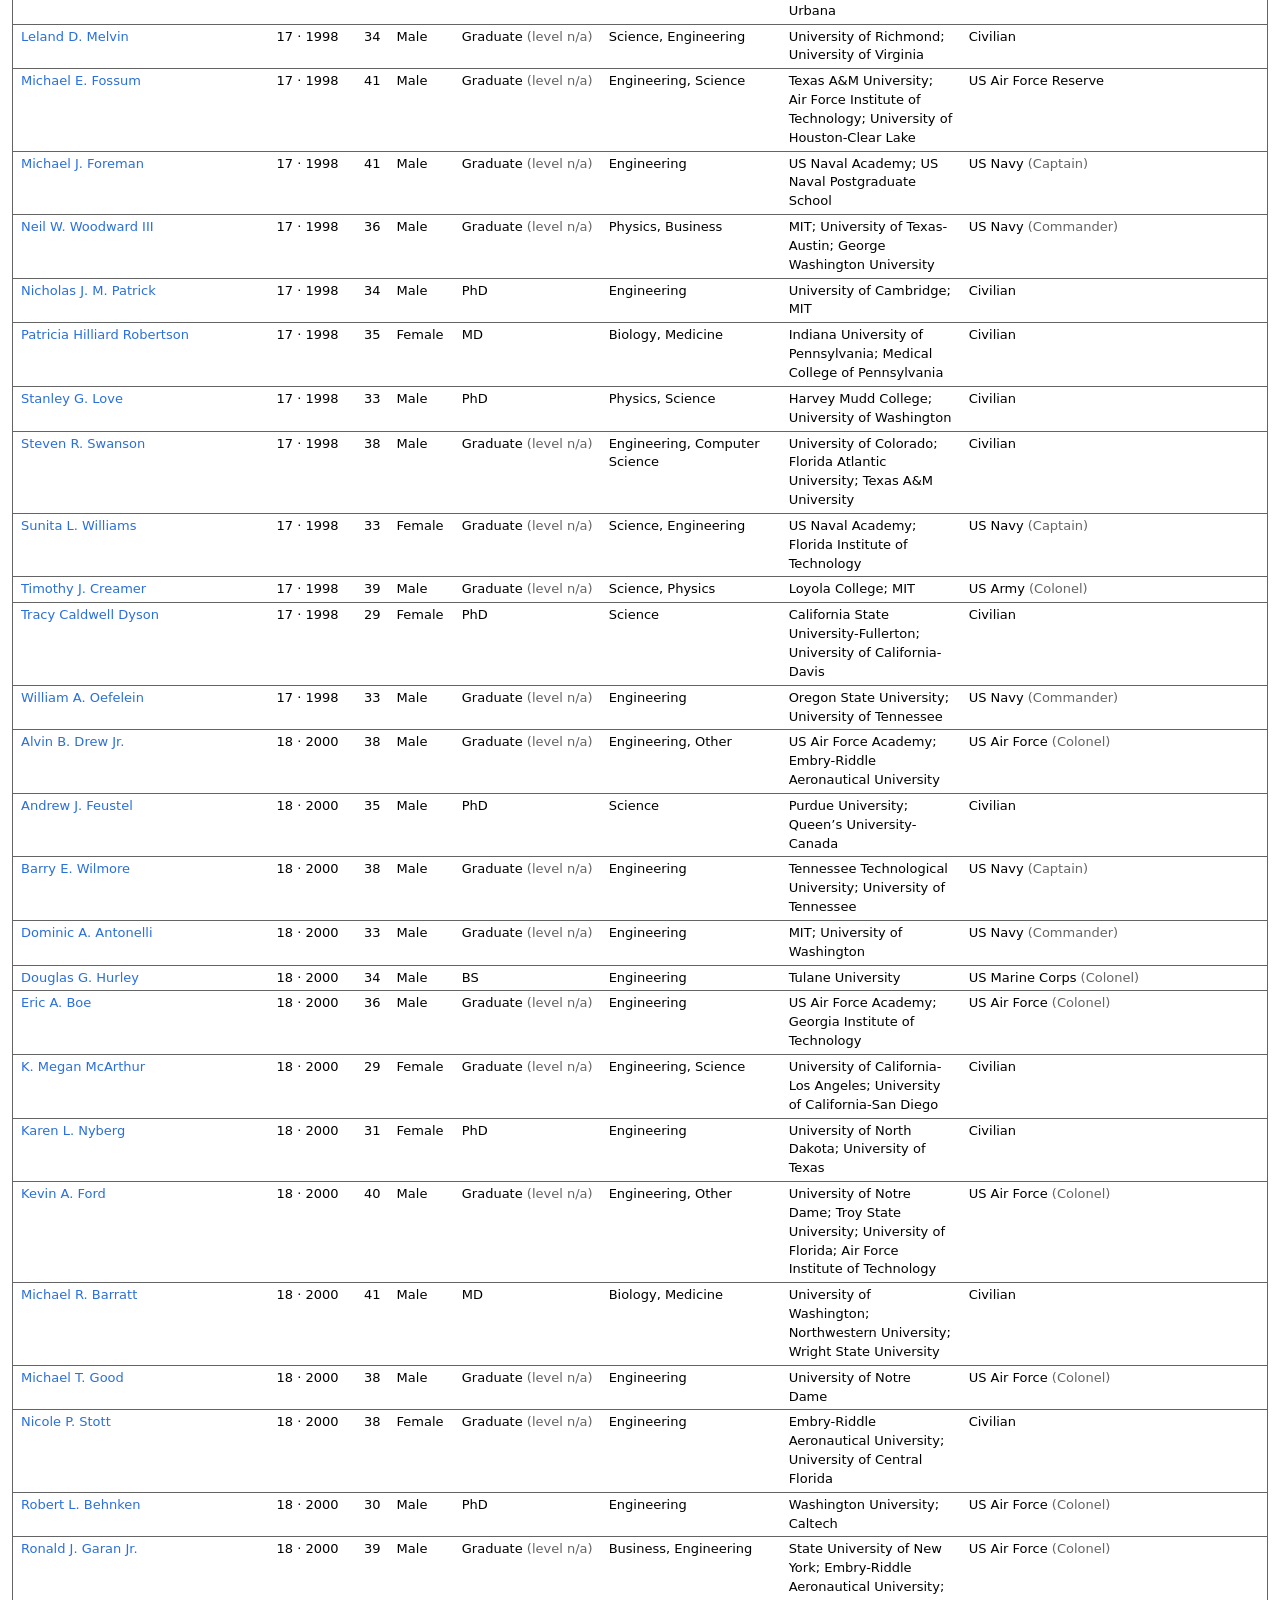
<file: directory.html>
<!DOCTYPE html>
<html lang="en">
<head>
  <meta charset="UTF-8">
  <meta name="viewport" content="width=device-width, initial-scale=1.0">
  <title>Astronaut Anatomy | directory</title>
  <link rel="stylesheet" href="stylesheet.css">
  <link rel="stylesheet" href="extras.css">
</head>

<body>
  <button id="dark-mode-toggle">🌙 Dark mode</button>
  <div id="navbar"></div>

  <h1>Astronaut directory</h1>
  <p class="note"><strong>Note:</strong> every astronaut from all 24 NASA classes (1959&ndash;2025) with education, background and career data. Click a column to sort and a name to expand details. Career stats are as of the source data (mostly &le; 2019).</p>

  <div class="dir-toolbar" id="dir_toolbar">
    <input type="search" id="q" placeholder="Search name, school, field, birthplace…" aria-label="Search astronauts">
    <label>Era <select id="f_era"><option value="">All</option></select></label>
    <label>Group <select id="f_group"><option value="">All</option></select></label>
    <label>Gender <select id="f_gender"><option value="">All</option><option value="female">Women</option><option value="male">Men</option></select></label>
    <label>Background <select id="f_mil"><option value="">All</option><option value="mil">Military</option><option value="civ">Civilian</option></select></label>
    <label>Degree <select id="f_tier"><option value="">All</option><option value="Bachelor">Bachelor's only</option><option value="Graduate">Graduate</option><option value="Doctorate">Doctorate (PhD/MD)</option></select></label>
    <label>Status <select id="f_status"><option value="">All</option><option value="active">Active</option><option value="management">Management</option><option value="retired">Retired</option><option value="deceased">Deceased</option></select></label>
    <label>Flown <select id="f_flown"><option value="">All</option><option value="yes">Has flown</option><option value="no">Never flew</option></select></label>
    <button id="reset" type="button">Reset</button>
    <button id="csv" type="button">Download CSV</button>
    <span class="count" id="count" aria-live="polite"></span>
  </div>

  <div class="dir-wrap"><table class="dir" id="dir"><thead></thead><tbody></tbody></table></div>
  <p class="note" id="foot"></p>

  <script type="module" src="directory.js"></script>
  <script src="shared.js"></script>
  <script defer src="darkMode.js"></script>
</body>
</html>
</file>
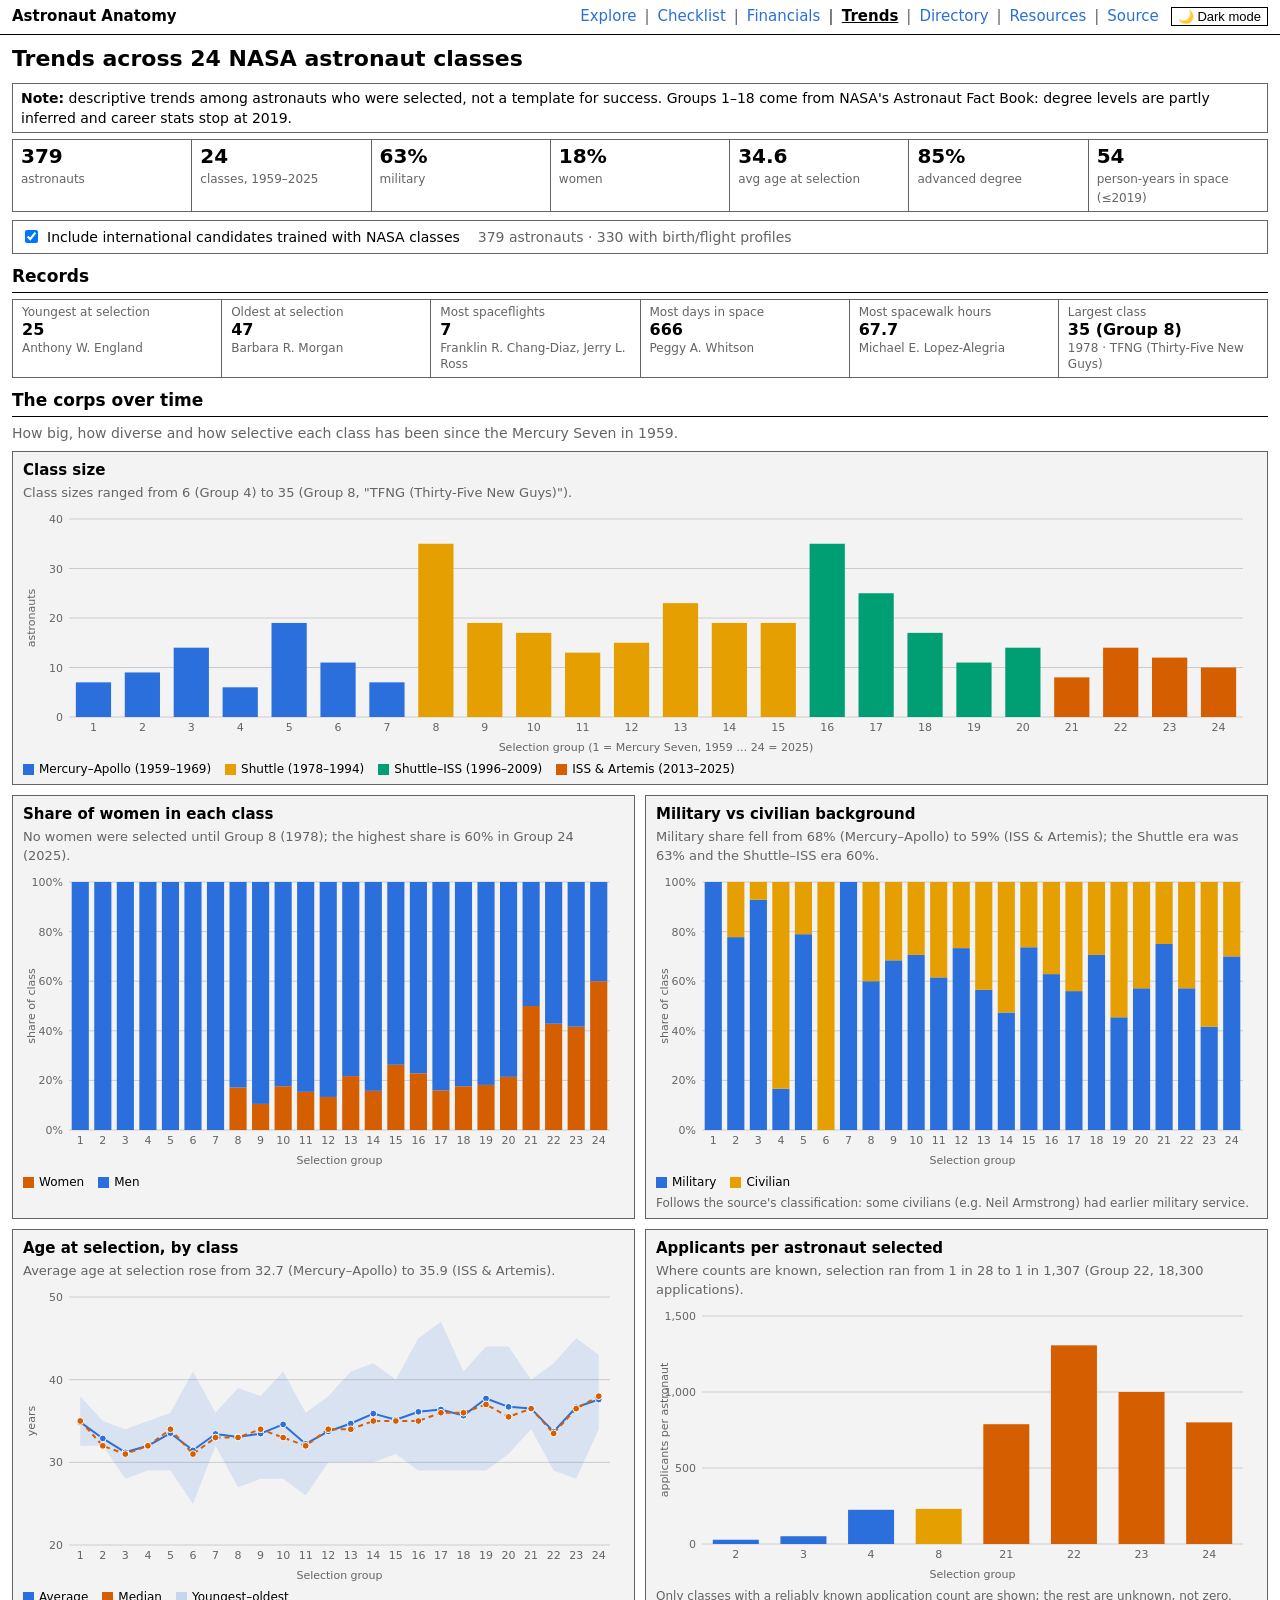
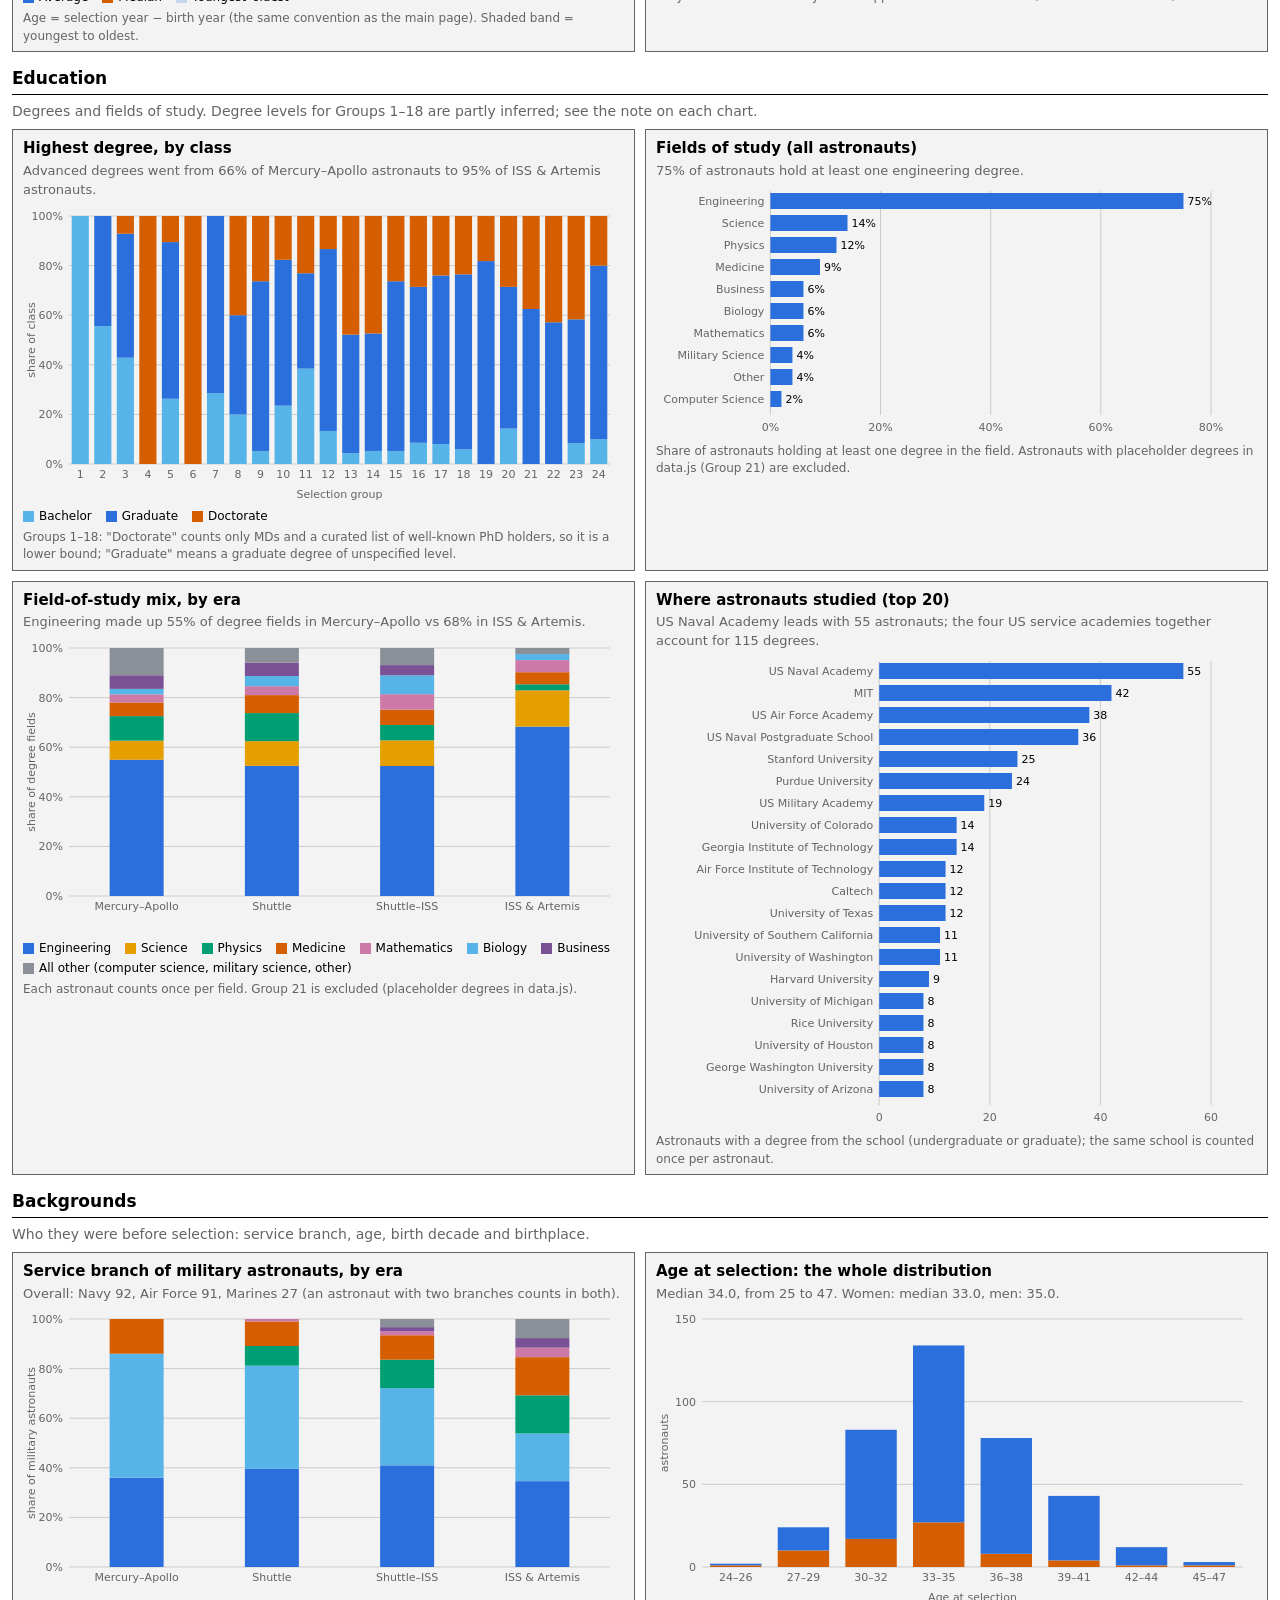
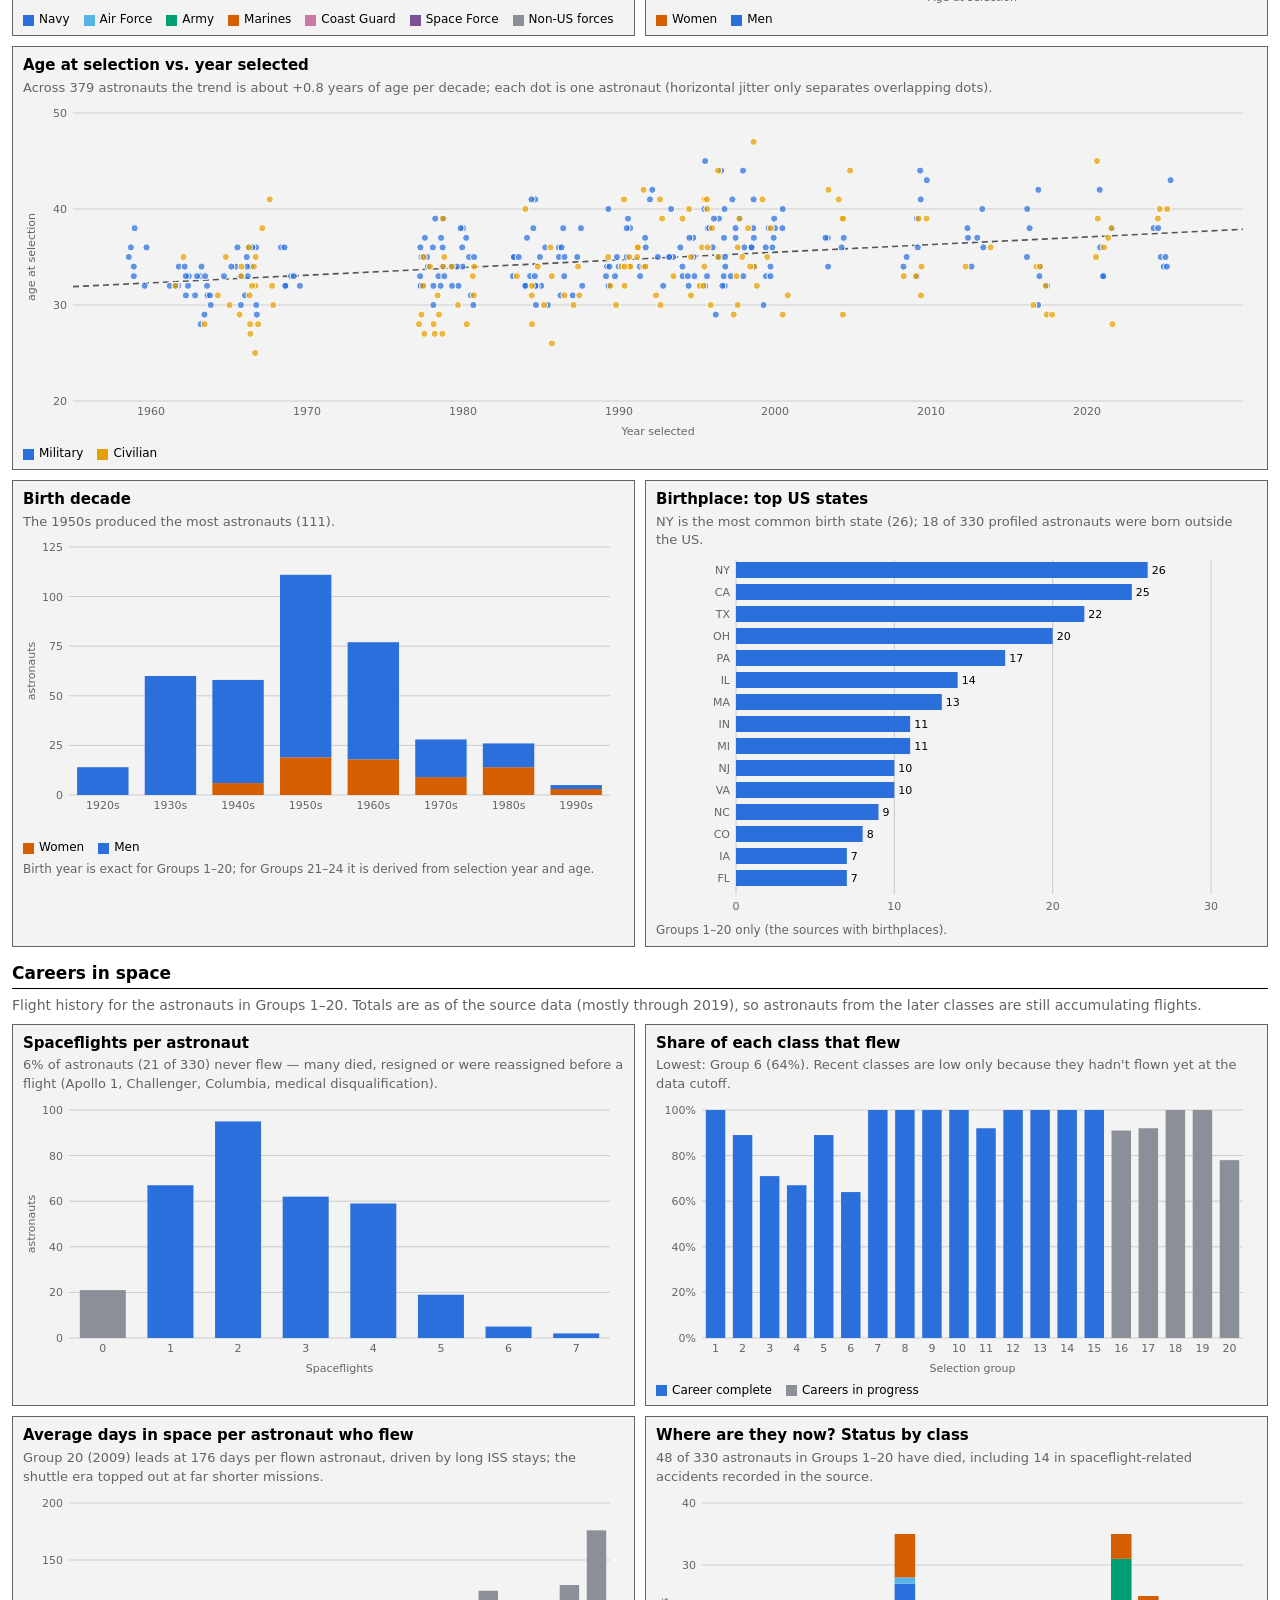
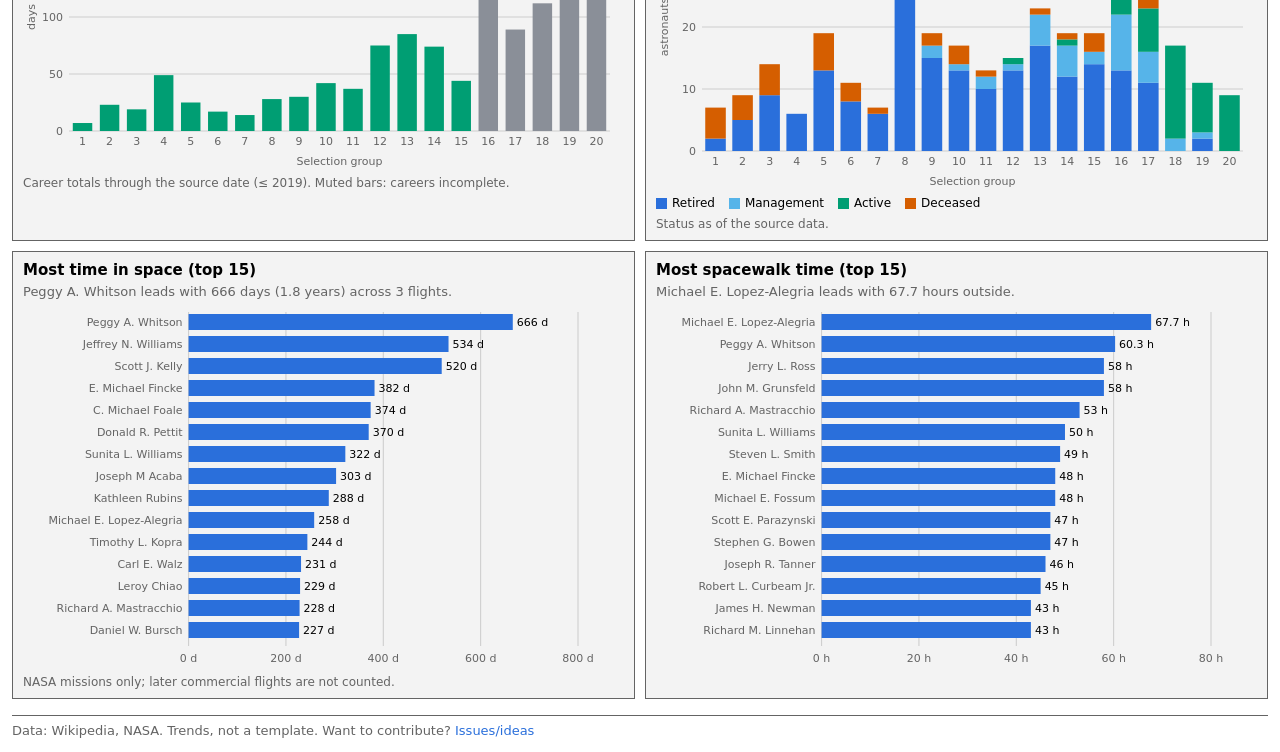
<file: trends.html>
<!DOCTYPE html>
<html lang="en">
<head>
  <meta charset="UTF-8">
  <meta name="viewport" content="width=device-width, initial-scale=1.0">
  <title>Astronaut Anatomy | trends</title>
  <link rel="stylesheet" href="stylesheet.css">
  <link rel="stylesheet" href="extras.css">
</head>

<body>
  <button id="dark-mode-toggle">🌙 Dark mode</button>
  <div id="navbar"></div>

  <h1>Trends across 24 NASA astronaut classes</h1>
  <p class="note"><strong>Note:</strong> descriptive trends among astronauts who were selected, not a template for success. Groups 1&ndash;18 come from NASA's Astronaut Fact Book: degree levels are partly inferred and career stats stop at 2019.</p>

  <section id="key_metrics" aria-label="Dataset summary"><div class="stat-grid" id="summary"></div></section>

  <div class="toolbar-row">
    <label><input type="checkbox" id="intl_toggle" checked> Include international candidates trained with NASA classes</label>
    <span class="muted" id="dataset_note"></span>
  </div>

  <div id="app"></div>

  <script type="module" src="trends.js"></script>
  <script src="shared.js"></script>
  <script defer src="darkMode.js"></script>
</body>
</html>
</file>
<file: stylesheet.css>
:root {
  --bg: rgb(255, 255, 255);
  --fg: rgb(0, 0, 0);
  --fg-muted: rgb(100, 100, 100);
  --border: #000;
  --border-row: rgb(100, 100, 100);
  --select-bg: #fff;
  --bar-color: #2a6fdb;
  --bar-label: #000;
}

body.dark-mode {
  --bg: #0f1117;
  --fg: #e8eaf0;
  --fg-muted: #8b95a8;
  --border: #444;
  --border-row: #333;
  --select-bg: #1e2130;
  --bar-color: #4d9fff;
  --bar-label: #e8eaf0;
}

#navbar {
  position: sticky;
  top: 0;
  overflow: hidden;
  padding: 4px;
  background-color: var(--bg);
  transition: background-color 0.25s, color 0.25s;
}

#dark-mode-toggle {
  position: fixed;
  top: 14px;
  right: 18px;
  z-index: 999;
  background: var(--select-bg);
  color: var(--fg);
  border: 1px solid var(--border);
  border-radius: 6px;
  padding: 6px 12px;
  cursor: pointer;
  font-size: 14px;
  transition: background 0.2s, color 0.2s;
}
#dark-mode-toggle:hover { opacity: 0.8; }

* { box-sizing: border-box; }

#filters, select { font-size: large; }

#filters {
  background-color: rgba(42, 111, 219, 0.08);
  border-left: 4px solid var(--bar-color);
  border-radius: 4px;
  padding: 20px;
  margin: 25px 0;
}

#filters h2 {
  margin-top: 0;
  padding-top: 0;
  border-bottom: none;
  color: var(--fg);
}

.filter-group {
  display: flex;
  flex-direction: column;
  gap: 15px;
  margin-bottom: 0;
}

.filter-group label {
  display: flex;
  flex-direction: column;
  gap: 6px;
  font-weight: 500;
}

.filter-group select {
  padding: 10px 10px;
  font-size: 15px;
  border-radius: 4px;
}

select {
  background-color: var(--select-bg);
  color: var(--fg);
  border: 1px solid var(--border);
  border-radius: 4px;
  padding: 2px 6px;
}

a {
  color: var(--bar-color);
  text-decoration: none;
  transition: opacity 0.2s;
}

a:hover {
  opacity: 0.8;
  text-decoration: underline;
}

body {
  font-family: 'Arial', sans-serif;
  margin: 0;
  padding: 20px;
  background-color: var(--bg);
  color: var(--fg);
  font-size: 16px;
  line-height: 1.6;
  transition: background-color 0.25s, color 0.25s;
  max-width: 1200px;
  margin: 0 auto;
}

h1 { font-size: 28px; margin-bottom: 10px; margin-top: 0; }
h2 { 
  font-size: 22px; 
  margin-top: 30px; 
  margin-bottom: 15px;
  padding-bottom: 10px;
  border-bottom: 2px solid var(--bar-color);
  color: var(--bar-color);
}
h3 { font-size: 18px; margin-bottom: 8px; }
p { font-size: 16px; margin: 8px 0; }
em { font-style: italic; }

hr {
  border: none;
  border-top: 1px solid var(--border);
  margin: 20px 0;
}

#key_metrics {
  background-color: rgba(42, 111, 219, 0.08);
  border-left: 4px solid var(--bar-color);
  border-radius: 4px;
  padding: 20px;
  margin: 20px 0;
}

#key_metrics h1 {
  margin-top: 0;
  color: var(--bar-color);
}

#key_metrics pre {
  margin: 15px 0 0 0;
  padding: 15px;
  background-color: var(--bg);
  border: 1px solid var(--border-row);
  border-radius: 4px;
  font-size: 13px;
  line-height: 1.8;
  overflow-x: auto;
}

table {
  width: 100%;
  border-collapse: collapse;
  font-size: 14px;
}

table th, table td {
  padding: 12px 10px;
  text-align: left;
  border-bottom: 1px solid var(--border-row);
}

table th {
  border-bottom: 2px solid var(--bar-color);
  font-weight: bold;
  background-color: rgba(42, 111, 219, 0.1);
  color: var(--bar-color);
}

table tbody tr:hover {
  background-color: rgba(42, 111, 219, 0.05);
}

table a {
  color: var(--bar-color);
  text-decoration: none;
}

table a:hover {
  text-decoration: underline;
}

.table-wrapper {
  overflow-x: auto;
  margin-bottom: 20px;
}

.section {
  margin: 50px 0;
  padding: 0;
  border-top: 2px solid var(--border);
}

.section:first-of-type {
  border-top: none;
}

.section h2 {
  margin-top: 0;
  padding-top: 20px;
}

.chart-section {
  margin: 30px 0;
  padding: 25px;
  background-color: rgba(42, 111, 219, 0.06);
  border: 1px solid rgba(42, 111, 219, 0.2);
  border-radius: 6px;
  transition: background-color 0.2s;
}

.chart-section h3 {
  margin-top: 0;
  padding-bottom: 10px;
  border-bottom: 1px solid rgba(42, 111, 219, 0.3);
  color: var(--bar-color);
}

.chart-section:hover {
  background-color: rgba(42, 111, 219, 0.08);
}

.instructions {
  color: var(--fg-muted);
  font-style: italic;
  font-size: 14px;
}

.stat-card {
  background: linear-gradient(135deg, rgba(42, 111, 219, 0.12) 0%, rgba(42, 111, 219, 0.06) 100%);
  border: 2px solid var(--bar-color);
  border-radius: 8px;
  padding: 35px;
  margin: 35px 0;
  text-align: center;
  box-shadow: 0 4px 12px rgba(42, 111, 219, 0.08);
  transition: transform 0.2s, box-shadow 0.2s;
}

.stat-card:hover {
  transform: translateY(-2px);
  box-shadow: 0 6px 16px rgba(42, 111, 219, 0.12);
}

.selectivity-content {
  display: flex;
  flex-direction: column;
  gap: 14px;
}

.selectivity-label {
  font-size: 13px;
  color: var(--fg-muted);
  font-weight: 600;
  letter-spacing: 1.2px;
  text-transform: uppercase;
  margin: 0;
}

.selectivity-stat {
  font-size: 32px;
  font-weight: bold;
  margin: 0;
  color: var(--bar-color);
  line-height: 1.3;
}

.selectivity-stat strong {
  font-size: 48px;
  color: var(--bar-color);
  display: block;
  margin: 8px 0;
}

.selectivity-details {
  font-size: 14px;
  color: var(--fg-muted);
  margin: 0;
  font-weight: 500;
}

.degree-list {
  margin: 15px 0;
}

.degree-table {
  width: 100%;
  max-width: 500px;
  border-collapse: collapse;
  font-size: 14px;
  margin-top: 15px;
  margin-left: auto;
  margin-right: auto;
}

.degree-table th,
.degree-table td {
  padding: 12px 14px;
  text-align: left;
  border-bottom: 1px solid var(--border-row);
}

.degree-table th {
  border-bottom: 2px solid var(--bar-color);
  font-weight: bold;
  background-color: rgba(42, 111, 219, 0.12);
  color: var(--bar-color);
}

.degree-table tbody tr:hover {
  background-color: rgba(42, 111, 219, 0.08);
}

.group-section {
  margin-bottom: 20px;
  border: 1px solid var(--border-row);
  border-radius: 6px;
  overflow: hidden;
  background-color: var(--bg);
  transition: box-shadow 0.2s, border-color 0.2s;
}

.group-section:hover {
  border-color: var(--bar-color);
  box-shadow: 0 2px 8px rgba(42, 111, 219, 0.1);
}

.group-section h3 {
  margin: 0;
  padding: 16px 18px;
  background-color: rgba(42, 111, 219, 0.12);
  cursor: pointer;
  user-select: none;
  display: flex;
  justify-content: space-between;
  align-items: center;
  font-size: 16px;
  transition: background-color 0.2s;
}

.group-section h3:hover {
  background-color: rgba(42, 111, 219, 0.18);
}

.group-section h3::after {
  content: '▼';
  font-size: 11px;
  transition: transform 0.2s ease;
  flex-shrink: 0;
  margin-left: 12px;
}

.group-section h3.collapsed::after {
  transform: rotate(-90deg);
}

.group-section .table-wrapper {
  display: block;
  padding: 0 18px 18px 18px;
  max-height: 800px;
  overflow-y: auto;
}

.group-section.collapsed .table-wrapper {
  display: none;
}

@media (max-width: 768px) {
  body { 
    padding: 15px; 
    font-size: 15px; 
  }
  
  h1 { font-size: 24px; margin-bottom: 8px; }
  h2 { 
    font-size: 20px; 
    margin-top: 25px; 
    margin-bottom: 12px;
    padding-bottom: 8px;
  }
  h3 { font-size: 16px; margin-bottom: 6px; }
  p { font-size: 15px; margin: 5px 0; }
  
  #filters {
    padding: 15px;
    margin: 20px 0;
  }
  
  .filter-group { gap: 12px; }
  .filter-group label { font-size: 14px; }
  .filter-group select { padding: 8px 8px; font-size: 14px; }
  
  .section { margin: 35px 0; }
  
  table { font-size: 13px; }
  table th, table td { padding: 10px 8px; }
  
  .chart-section { 
    padding: 18px; 
    margin: 20px 0; 
  }
  
  .chart-section h3 { 
    font-size: 15px; 
    padding-bottom: 8px;
  }
  
  .degree-table { 
    max-width: 100%; 
    font-size: 13px;
  }
  .degree-table th, .degree-table td { 
    padding: 10px 8px; 
  }
  
  .group-section { margin-bottom: 25px; }
  .group-section h3 { 
    padding: 14px 14px; 
    font-size: 15px;
  }
  .group-section .table-wrapper { 
    padding: 0 14px 14px 14px; 
  }
  
  .stat-card { 
    padding: 25px; 
    margin: 25px 0;
  }
  .selectivity-stat { font-size: 26px; }
  .selectivity-stat strong { font-size: 36px; }
  .selectivity-label { font-size: 12px; }
  .selectivity-details { font-size: 13px; }
  
  #degreeChart { height: 320px; }
  
  .table-wrapper { margin-bottom: 15px; }
}

@media (max-width: 480px) {
  body { 
    padding: 12px; 
    font-size: 14px; 
    max-width: 100%;
  }
  
  #dark-mode-toggle {
    top: 10px;
    right: 12px;
    padding: 5px 10px;
    font-size: 12px;
  }
  
  h1 { 
    font-size: 20px; 
    margin-bottom: 6px; 
  }
  h2 { 
    font-size: 18px; 
    margin-top: 18px; 
    margin-bottom: 10px;
    padding-bottom: 6px;
  }
  h3 { font-size: 15px; margin-bottom: 5px; }
  p { font-size: 14px; margin: 4px 0; }
  
  #filters {
    padding: 12px;
    margin: 15px 0;
  }
  
  #filters h2 {
    font-size: 17px;
    margin: 0 0 12px 0;
    padding: 0 0 6px 0;
  }
  
  .filter-group { gap: 10px; }
  .filter-group label { 
    font-size: 13px; 
    gap: 4px;
  }
  .filter-group select { 
    padding: 7px 8px; 
    font-size: 13px;
  }
  
  .section { 
    margin: 25px 0; 
    padding: 0;
  }
  
  table { font-size: 12px; }
  table th, table td { padding: 8px 6px; }
  
  .chart-section { 
    padding: 12px; 
    margin: 15px 0; 
  }
  
  .chart-section h3 { 
    font-size: 14px; 
    padding-bottom: 6px;
    margin: 0 0 10px 0;
  }
  
  .degree-table { 
    font-size: 12px; 
    max-width: 100%; 
    margin-top: 10px;
  }
  .degree-table th, .degree-table td { 
    padding: 8px 6px; 
  }
  
  .group-section { margin-bottom: 15px; }
  .group-section h3 { 
    padding: 12px 12px; 
    font-size: 14px;
  }
  .group-section .table-wrapper { 
    padding: 0 12px 12px 12px; 
  }
  
  .stat-card { 
    padding: 15px; 
    margin: 18px 0;
    border-radius: 6px;
  }
  .selectivity-label { 
    font-size: 11px; 
    letter-spacing: 0.8px;
  }
  .selectivity-stat { 
    font-size: 18px; 
    line-height: 1.2;
  }
  .selectivity-stat strong { 
    font-size: 26px; 
    margin: 6px 0;
  }
  .selectivity-details { font-size: 12px; }
  
  #degreeChart { 
    height: 280px; 
    margin: 15px 0;
  }
  
  #militaryBranchViewer {
    margin: 15px 0;
  }
  
  .table-wrapper { 
    margin-bottom: 10px;
    padding: 0;
  }
  
  .instructions {
    font-size: 12px;
    margin: 10px 0;
  }
}

#degreeChart {
  width: 100%;
  max-width: 800px;
  height: 400px;
  display: block;
  margin: 20px auto;
  border-radius: 4px;
}

#militaryBranchViewer {
  width: 100%;
  height: auto;
  display: block;
  margin: 20px 0;
}

#militaryBranchViewer canvas {
  width: 100%;
  height: auto;
  display: block;
  max-width: 800px;
  margin: 0 auto;
  border-radius: 4px;
}

/* ===== Flat, dense layer: content first, no decoration ===== */
:root { --surface: #f3f3f3; }
body.dark-mode { --surface: #1a1d27; }
body { font: 15px/1.45 system-ui, -apple-system, "Segoe UI", Roboto, Arial, sans-serif; max-width: 1400px; padding: 0 12px 12px; }
h1 { font-size: 22px; margin: 8px 0; }
h2 { font-size: 17px; margin: 14px 0 6px; padding-bottom: 3px; color: var(--fg); border-bottom: 1px solid var(--fg); }
h3 { font-size: 15px; margin: 0 0 4px; }
p { font-size: 15px; margin: 4px 0; }
a:hover { opacity: 1; }
:focus-visible { outline: 2px solid var(--bar-color); outline-offset: 1px; }

/* Nav: one plain line */
#navbar { margin: 0 -12px 6px; padding: 0 12px; border-bottom: 1px solid var(--fg); background: var(--bg); overflow: visible; }
#navbar + hr { display: none; }
.site-nav { display: flex; flex-wrap: wrap; align-items: baseline; justify-content: space-between; gap: 2px 16px; padding: 6px 0; }
.site-nav .brand { font-weight: 700; color: var(--fg); }
.site-nav .links { display: flex; flex-wrap: wrap; align-items: baseline; }
.site-nav .links a + a::before { content: "|"; color: var(--fg-muted); margin: 0 8px; display: inline-block; text-decoration: none; }
.site-nav .links a[aria-current="page"] { color: var(--fg); font-weight: 700; text-decoration: underline; }
#dark-mode-toggle { position: static; margin-left: 12px; padding: 1px 6px; font-size: 13px; border-radius: 0; background: var(--bg); }

/* Note and dataset line */
.note { border: 1px solid var(--fg-muted); padding: 4px 8px; margin: 6px 0; font-size: 14px; }
#key_metrics { background: none; border: 0; padding: 0; margin: 6px 0; border-radius: 0; }
.stat-grid { display: grid; grid-template-columns: repeat(auto-fit, minmax(120px, 1fr)); border: 1px solid var(--fg-muted); border-right: 0; border-bottom: 0; }
.stat-grid .stat { padding: 4px 8px; border-right: 1px solid var(--fg-muted); border-bottom: 1px solid var(--fg-muted); line-height: 1.25; }
.stat-grid .num { display: block; font-size: 20px; font-weight: 700; font-variant-numeric: tabular-nums; }
.stat-grid .label { font-size: 12px; color: var(--fg-muted); }

/* Filters: one horizontal bar */
#filters { display: flex; flex-wrap: wrap; align-items: center; gap: 4px 16px; margin: 8px 0; padding: 6px 8px; background: none; border: 1px solid var(--fg-muted); border-radius: 0; font-size: 14px; }
#filters h2 { font-size: 14px; margin: 0; padding: 0; border: 0; }
.filter-group { flex-direction: row; flex-wrap: wrap; gap: 4px 16px; }
.filter-group label { flex-direction: row; align-items: center; gap: 6px; font-weight: 400; }
.filter-group select, select { font: inherit; font-size: 14px; padding: 2px 4px; border-radius: 0; min-height: 0; }

/* Sections and panels: flat, tight, side by side where there is room */
.section { margin: 10px 0; border-top: 0; }
.section h2 { padding-top: 0; }
#visualizations { display: grid; grid-template-columns: repeat(auto-fit, minmax(360px, 1fr)); gap: 8px; }
#visualizations > h2 { grid-column: 1 / -1; margin-bottom: 0; }
#visualizations > * { min-width: 0; }
.chart-section, .stat-card, .group-section, body .checklist-card, body .skills-card, body .financials-card, body .checklist-intro, body .financials-intro { background: none; background-image: none; border: 1px solid var(--fg-muted); border-radius: 0; box-shadow: none; transform: none; transition: none; }
.chart-section { margin: 0; padding: 8px; }
.chart-section:hover, .stat-card:hover, .group-section:hover { background: none; transform: none; box-shadow: none; }
.chart-section h3 { color: var(--fg); border-bottom: 1px solid var(--border-row); padding-bottom: 3px; margin-bottom: 6px; }
.stat-card { margin: 8px 0; padding: 6px 8px; text-align: left; }
.selectivity-content { gap: 2px; }
.selectivity-stat, .selectivity-stat strong { font-size: 16px; line-height: 1.3; margin: 0; display: inline; color: var(--fg); }
.selectivity-stat strong { font-size: 20px; color: var(--bar-color); }
.selectivity-details, .selectivity-label { font-size: 13px; }
.group-section { margin-bottom: 4px; }
.group-section h3 { padding: 5px 8px; font-size: 15px; margin: 0; }
.instructions { font-size: 13px; margin: 2px 0 6px; }

/* Tables: dense, tabular numbers */
table, .degree-table { font-size: 13px; font-variant-numeric: tabular-nums; }
table th, table td, .degree-table th, .degree-table td { padding: 3px 8px; }
table th, .degree-table th { background: var(--surface); color: var(--fg); border-bottom: 1px solid var(--fg); font-size: 12px; }
table tbody tr:hover, .degree-table tbody tr:hover { background: var(--surface); }
.degree-table { margin: 6px 0 0; max-width: none; }
.degree-list { margin: 6px 0; }
.table-wrapper { margin-bottom: 0; border-radius: 0; }

/* Other pages' cards */
body .checklist-card, body .skills-card, body .financials-card { padding: 6px 10px; margin: 8px 0; }
body .checklist-intro, body .financials-intro { padding: 4px 10px; margin: 6px 0; }
body .pick-one-banner, body .toolbar, body .paths { border-radius: 0; box-shadow: none; }

.site-footer { margin-top: 16px; padding-top: 6px; border-top: 1px solid var(--fg-muted); color: var(--fg-muted); font-size: 13px; }
.site-footer p { font-size: 13px; margin: 0; }
@media (max-width: 600px) { #visualizations { grid-template-columns: 1fr; } }
@media print { .site-nav, #dark-mode-toggle, #filters { display: none !important; } }
</file>
<file: extras.css>
/* extras.css - styles for trends.html and directory.html (loaded after stylesheet.css).
   Reuses the site's CSS variables so light/dark mode works everywhere. */

:root {
  /* categorical chart palette (Okabe-Ito inspired, colour-blind friendly) */
  --c1: #2a6fdb; --c2: #e69f00; --c3: #009e73; --c4: #d55e00;
  --c5: #cc79a7; --c6: #56b4e9; --c7: #7a5195; --c8: #8a8f98;
}
body.dark-mode {
  --c1: #4d9fff; --c2: #f0b429; --c3: #2fd1a5; --c4: #ff8a50;
  --c5: #e59bc7; --c6: #7cc7f2; --c7: #a98bd6; --c8: #9aa3b2;
}

/* ---- layout ---- */
.toolbar-row { display: flex; flex-wrap: wrap; align-items: center; gap: 6px 18px; margin: 8px 0; padding: 6px 8px; border: 1px solid var(--fg-muted); font-size: 14px; }
.toolbar-row label { display: inline-flex; align-items: center; gap: 6px; }
.chart-grid { display: grid; grid-template-columns: repeat(auto-fit, minmax(min(100%, 520px), 1fr)); gap: 10px; margin: 8px 0 14px; }
.chart-card { border: 1px solid var(--fg-muted); padding: 8px 10px 6px; background: var(--surface, var(--bg)); min-width: 0; }
.chart-card.wide { grid-column: 1 / -1; }
.chart-card h3 { margin: 0 0 2px; font-size: 15px; }
.chart-card .why { margin: 0 0 4px; font-size: 13px; color: var(--fg-muted); }
.chart-card .foot { margin: 4px 0 0; font-size: 12px; color: var(--fg-muted); }
.section-intro { font-size: 14px; color: var(--fg-muted); margin: 2px 0 6px; }
.records { display: grid; grid-template-columns: repeat(auto-fit, minmax(200px, 1fr)); border: 1px solid var(--fg-muted); border-right: 0; border-bottom: 0; margin: 6px 0; }
.records .rec { padding: 5px 9px; border-right: 1px solid var(--fg-muted); border-bottom: 1px solid var(--fg-muted); line-height: 1.3; }
.records .rec .k { display: block; font-size: 12px; color: var(--fg-muted); }
.records .rec .v { display: block; font-size: 16px; font-weight: 700; }
.records .rec .d { display: block; font-size: 12px; color: var(--fg-muted); }

/* ---- svg charts ---- */
svg.ck { width: 100%; height: auto; display: block; overflow: visible; }
.ck-tick { fill: var(--fg-muted); font-size: 11px; }
.ck-axis-label { fill: var(--fg-muted); font-size: 11px; }
.ck-value { fill: var(--fg); font-size: 11px; font-variant-numeric: tabular-nums; }
.ck-grid { stroke: var(--fg-muted); stroke-opacity: .28; stroke-width: 1; }
.ck-bar { transition: opacity .12s; }
.ck-bar:hover { opacity: .78; }
.ck-line { fill: none; stroke-width: 2; stroke-linejoin: round; }
.ck-dot { stroke: var(--bg); stroke-width: 1; }
.ck-dot:hover { r: 5.5; }
.ck-scatter { fill-opacity: .72; }
.ck-band { fill: var(--c1); fill-opacity: .13; }
.ck-trend { stroke: var(--fg); stroke-width: 1.6; stroke-dasharray: 6 4; opacity: .65; }
.ck-legend { display: flex; flex-wrap: wrap; gap: 2px 14px; margin: 4px 0 0; font-size: 12px; }
.ck-legend span { display: inline-flex; align-items: center; gap: 5px; }
.ck-legend i { display: inline-block; width: 11px; height: 11px; }
.ck-tooltip { position: fixed; z-index: 50; pointer-events: none; max-width: 280px; padding: 5px 8px; font-size: 12px; line-height: 1.35;
  white-space: pre-line; background: var(--fg); color: var(--bg); border-radius: 3px; box-shadow: 0 2px 8px rgba(0,0,0,.25); }

/* ---- directory ---- */
.dir-toolbar { display: flex; flex-wrap: wrap; align-items: center; gap: 6px 14px; margin: 8px 0; padding: 6px 8px; border: 1px solid var(--fg-muted); font-size: 14px; }
.dir-toolbar input[type="search"] { font: inherit; font-size: 14px; padding: 2px 6px; min-width: 220px; background: var(--select-bg); color: var(--fg); border: 1px solid var(--border); }
.dir-toolbar button { font: inherit; font-size: 13px; padding: 2px 9px; cursor: pointer; background: var(--bg); color: var(--fg); border: 1px solid var(--fg); }
.dir-toolbar .count { margin-left: auto; color: var(--fg-muted); }
.dir-wrap { overflow-x: auto; border: 1px solid var(--fg-muted); }
table.dir { width: 100%; border-collapse: collapse; font-size: 13px; margin: 0; }
table.dir th, table.dir td { padding: 3px 8px; border-bottom: 1px solid var(--border-row); text-align: left; vertical-align: top; white-space: nowrap; }
table.dir td.wrap { white-space: normal; min-width: 180px; }
table.dir th { position: sticky; top: 0; background: var(--bg); cursor: pointer; user-select: none; border-bottom: 2px solid var(--fg); z-index: 1; }
table.dir th[aria-sort="ascending"]::after { content: " ▲"; font-size: 10px; }
table.dir th[aria-sort="descending"]::after { content: " ▼"; font-size: 10px; }
table.dir td.num, table.dir th.num { text-align: right; font-variant-numeric: tabular-nums; }
table.dir tbody tr:hover { background: rgba(42, 111, 219, 0.08); }
.tag { display: inline-block; padding: 0 5px; font-size: 11px; border: 1px solid var(--fg-muted); color: var(--fg-muted); margin-left: 4px; }
.muted { color: var(--fg-muted); }
@media (max-width: 600px) { .dir-toolbar .count { margin-left: 0; } }
</file>
